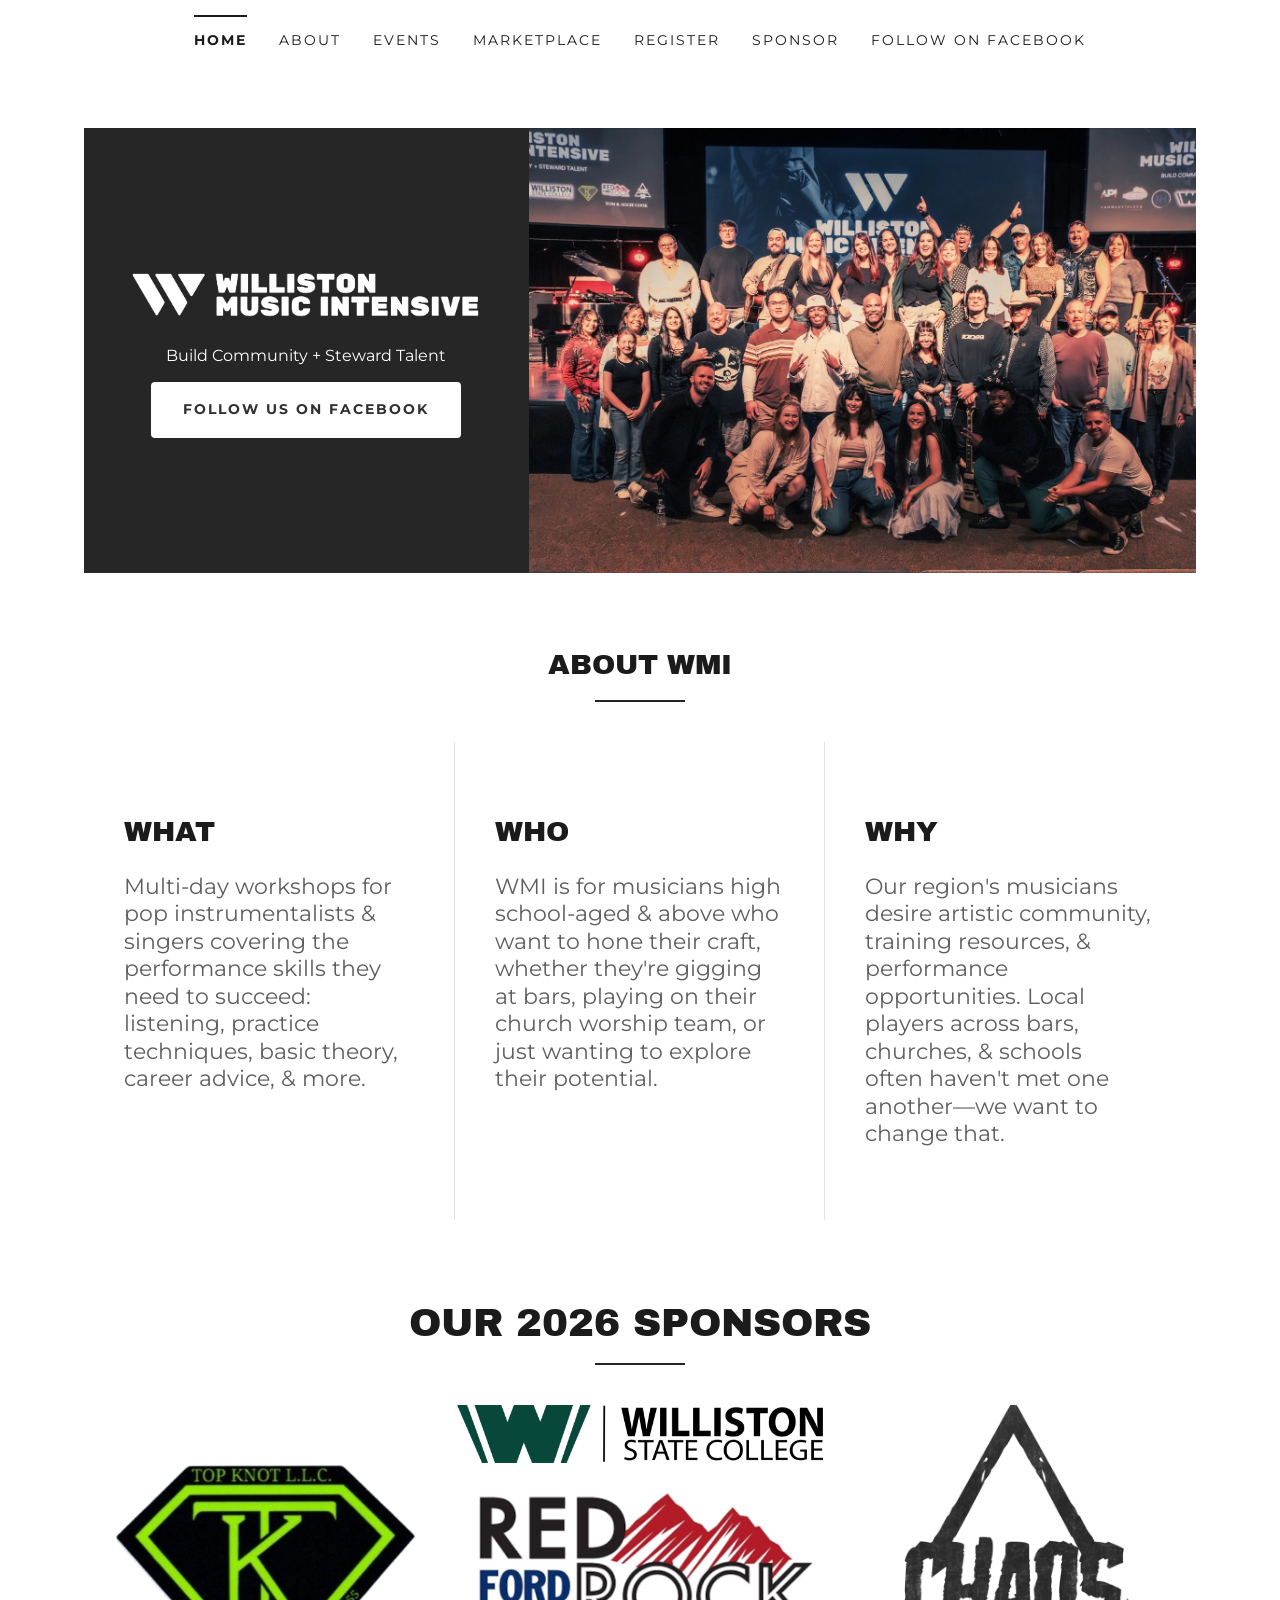
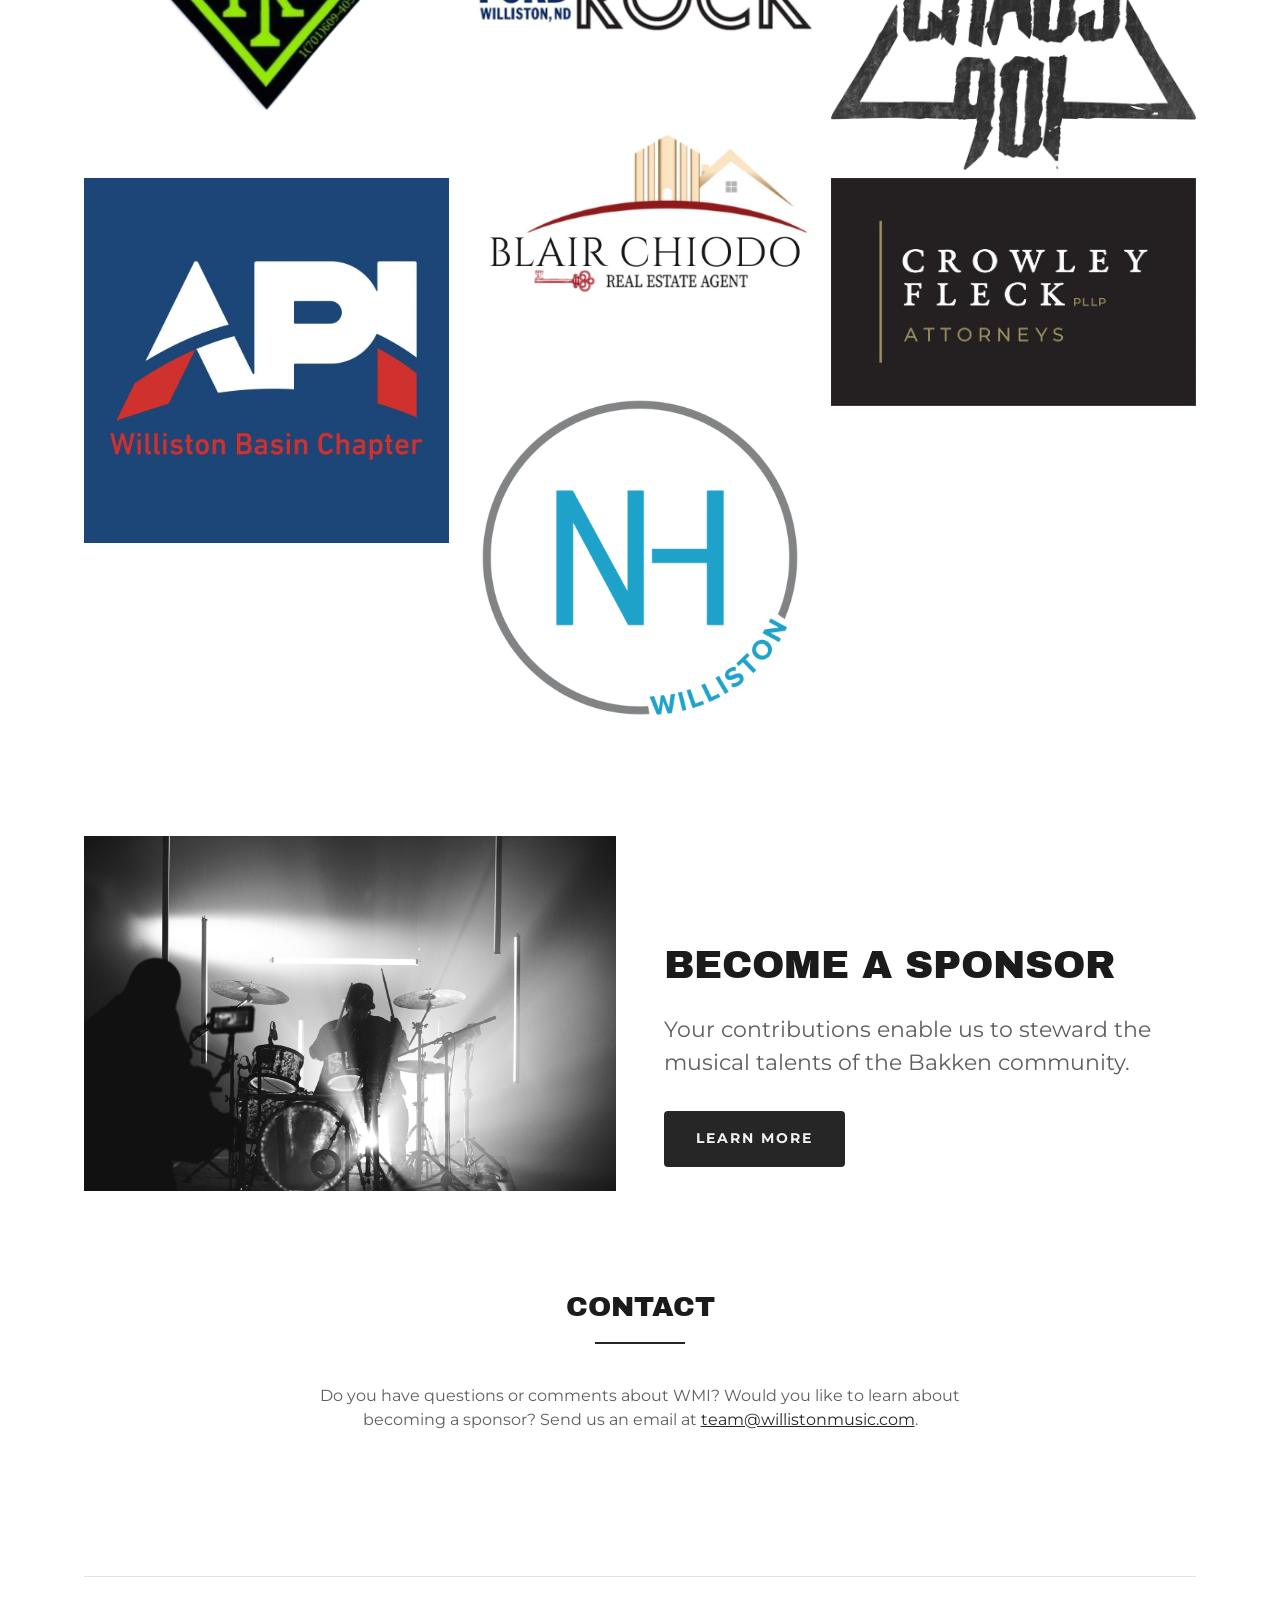
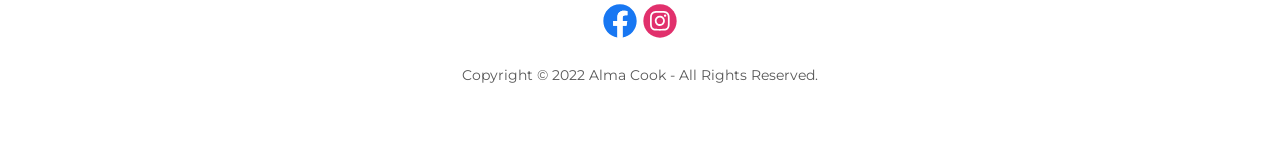
<file: index.html>
<!doctype html>
<html lang="en">
<head>
<meta charset="utf-8">
<meta name="viewport" content="width=device-width, initial-scale=1">
<title>Williston Music Intensive</title>
<meta name="description" content="Join our music workshops to enhance your skills and connect with the music community at Williston Music Intensive.">
<meta property="og:site_name" content="Williston Music Intensive">
<meta property="og:title" content="Williston Music Intensive">
<meta property="og:description" content="Join our music workshops to enhance your skills and connect with the music community at Williston Music Intensive.">
<meta property="og:image" content="https://willistonmusic.com/img/group-2026.jpg">
<link rel="icon" href="/favicon.png">
<link rel="apple-touch-icon" href="/apple-touch-icon.png">
<link rel="preconnect" href="https://fonts.googleapis.com">
<link rel="preconnect" href="https://fonts.gstatic.com" crossorigin>
<link rel="stylesheet" href="https://fonts.googleapis.com/css2?family=Archivo+Black&family=Montserrat:wght@400;700&display=swap">
<link rel="stylesheet" href="/site.css">
</head>
<body>
<header class="wrap">
  <nav class="nav">
    <a href="/" aria-current="page">Home</a>
    <a href="/about">About</a>
    <a href="/events">Events</a>
    <a href="/marketplace">Marketplace</a>
    <a href="https://pci.jotform.com/form/222504342884152" target="_blank" rel="noopener">Register</a>
    <a href="/sponsor">Sponsor</a>
    <a href="https://facebook.com/willistonmusic" target="_blank" rel="noopener">Follow on Facebook</a>
  </nav>
  <div class="bar">
    <label for="menu" aria-label="Open menu"><svg viewBox="0 0 24 24" width="40" height="40" fill="currentColor"><path fill-rule="evenodd" d="M19.248 7.5H4.752A.751.751 0 0 1 4 6.75c0-.414.337-.75.752-.75h14.496a.75.75 0 1 1 0 1.5m0 5.423H4.752a.75.75 0 0 1 0-1.5h14.496a.75.75 0 1 1 0 1.5m0 5.423H4.752a.75.75 0 1 1 0-1.5h14.496a.75.75 0 1 1 0 1.5"/></svg></label>
  </div>
  <input type="checkbox" id="menu" aria-hidden="true" tabindex="-1">
  <nav class="drawer">
    <label for="menu" aria-label="Close menu"><svg viewBox="0 0 24 24" width="40" height="40" fill="none" stroke="currentColor" stroke-width="1.5" stroke-linecap="round"><path d="M5.75 5.75l12.5 12.5m0-12.5l-12.5 12.5"/></svg></label>
    <a href="/" aria-current="page">Home</a>
    <a href="/about">About</a>
    <a href="/events">Events</a>
    <a href="/marketplace">Marketplace</a>
    <a href="https://pci.jotform.com/form/222504342884152" target="_blank" rel="noopener">Register</a>
    <a href="/sponsor">Sponsor</a>
    <a href="https://facebook.com/willistonmusic" target="_blank" rel="noopener">Follow on Facebook</a>
  </nav>
  <div class="hero">
    <div class="band">
      <a href="/"><img class="logo" src="/img/wmi-logo.png" alt="Williston Music Intensive" width="1989" height="369"></a>
      <h1 class="tagline">Build Community + Steward Talent</h1>
      <a class="btn btn-light" href="https://www.facebook.com/willistonmusic/" target="_blank" rel="noopener">Follow us on Facebook</a>
    </div>
    <div class="hero-photo"><img src="/img/group-2026.jpg" alt="The 2026 Williston Music Intensive participants gathered on stage" width="1600" height="1067"></div>
  </div>
</header>
<main>
<section>
  <div class="wrap">
    <h2 class="h">About WMI</h2>
    <div class="cards">
      <div class="card">
        <h3>What</h3>
        <p>Multi-day workshops for pop instrumentalists &amp; singers covering the performance skills they need to succeed: listening, practice techniques, basic theory, career advice, &amp; more.</p>
      </div>
      <div class="card">
        <h3>Who</h3>
        <p>WMI is for musicians high school-aged &amp; above who want to hone their craft, whether they're gigging at bars, playing on their church worship team, or just wanting to explore their potential.</p>
      </div>
      <div class="card">
        <h3>Why</h3>
        <p>Our region's musicians desire artistic community, training resources, &amp; performance opportunities. Local players across bars, churches, &amp; schools often haven't met one another—we want to change that.</p>
      </div>
    </div>
  </div>
</section>
<section>
  <div class="wrap">
    <h2 class="h h-lg">Our 2026 sponsors</h2>
    <div class="sponsors d">
      <div>
        <img src="/img/sponsor-top-knot.png" alt="Top Knot L.L.C." width="500" height="500" loading="lazy">
        <img src="/img/sponsor-api.jpg" alt="API Williston Basin Chapter" width="960" height="960" loading="lazy">
      </div>
      <div>
        <img src="/img/sponsor-williston-state-college.png" alt="Williston State College" width="1200" height="193" loading="lazy">
        <img src="/img/sponsor-red-rock-ford.png" alt="Red Rock Ford, Williston, ND" width="403" height="200" loading="lazy">
        <img src="/img/sponsor-blair-chiodo.jpg" alt="Blair Chiodo, Real Estate Agent" width="940" height="788" loading="lazy">
        <a href="https://www.newhopehere.com/" target="_blank" rel="noopener"><img src="/img/sponsor-new-hope.png" alt="New Hope Williston" width="500" height="500" loading="lazy"></a>
      </div>
      <div>
        <img src="/img/sponsor-chaos-901.jpg" alt="Chaos 901" width="800" height="800" loading="lazy">
        <img src="/img/sponsor-crowley-fleck.jpg" alt="Crowley Fleck Attorneys" width="1579" height="986" loading="lazy">
      </div>
    </div>
    <div class="sponsors p">
      <div>
        <img src="/img/sponsor-top-knot.png" alt="Top Knot L.L.C." width="500" height="500" loading="lazy">
        <img src="/img/sponsor-red-rock-ford.png" alt="Red Rock Ford, Williston, ND" width="403" height="200" loading="lazy">
        <img src="/img/sponsor-api.jpg" alt="API Williston Basin Chapter" width="960" height="960" loading="lazy">
        <a href="https://www.newhopehere.com/" target="_blank" rel="noopener"><img src="/img/sponsor-new-hope.png" alt="New Hope Williston" width="500" height="500" loading="lazy"></a>
      </div>
      <div>
        <img src="/img/sponsor-williston-state-college.png" alt="Williston State College" width="1200" height="193" loading="lazy">
        <img src="/img/sponsor-chaos-901.jpg" alt="Chaos 901" width="800" height="800" loading="lazy">
        <img src="/img/sponsor-blair-chiodo.jpg" alt="Blair Chiodo, Real Estate Agent" width="940" height="788" loading="lazy">
        <img src="/img/sponsor-crowley-fleck.jpg" alt="Crowley Fleck Attorneys" width="1579" height="986" loading="lazy">
      </div>
    </div>
  </div>
</section>
<section class="cta">
  <div class="wrap">
    <img src="/img/drummer.jpg" alt="" width="1600" height="1067" loading="lazy">
    <div>
      <h2>Become a sponsor</h2>
      <p>Your contributions enable us to steward the musical talents of the Bakken community.</p>
      <a class="btn btn-dark" href="/sponsor">Learn More</a>
    </div>
  </div>
</section>
<section class="contact">
  <div class="wrap">
    <h2 class="h">Contact</h2>
    <p class="lede">Do you have questions or comments about WMI? Would you like to learn about becoming a sponsor? Send us an email at <a href="mailto:team@willistonmusic.com">team@willistonmusic.com</a>.</p>
  </div>
</section>
</main>
<footer>
  <div class="wrap"><div>
    <a href="https://www.facebook.com/willistonmusic" target="_blank" rel="noopener" aria-label="Facebook"><svg viewBox="0 0 24 24" width="40" height="40"><path d="M22 12c0-5.523-4.477-10-10-10S2 6.477 2 12c0 4.991 3.657 9.128 8.438 9.878v-6.987h-2.54V12h2.54V9.797c0-2.506 1.492-3.89 3.777-3.89 1.093 0 2.238.195 2.238.195v2.46h-1.26c-1.243 0-1.63.771-1.63 1.563V12h2.773l-.443 2.89h-2.33v6.988C18.343 21.128 22 16.991 22 12z" fill="#1877F2"/><path d="M15.893 14.89l.443-2.89h-2.773v-1.875c0-.79.387-1.563 1.63-1.563h1.26v-2.46s-1.144-.196-2.238-.196c-2.284 0-3.777 1.385-3.777 3.89V12h-2.54v2.89h2.54v6.988a10.04 10.04 0 003.124 0v-6.987h2.33z" fill="#fff"/></svg></a>
    <a href="https://www.instagram.com/willistonmusic" target="_blank" rel="noopener" aria-label="Instagram"><svg viewBox="0 0 24 24" width="40" height="40"><path fill="#E1306C" d="M12 2c5.523 0 10 4.476 10 10 0 5.523-4.477 10-10 10-5.522 0-10-4.477-10-10C2 6.478 6.478 2 12 2z"/><path fill="#fff" fill-rule="evenodd" d="M17.762 14.335c.025-.45.038-1.262.038-2.435s-.013-1.985-.038-2.435c-.052-1.066-.37-1.89-.953-2.474-.584-.584-1.408-.901-2.474-.953C13.885 6.013 13.073 6 11.9 6s-1.985.013-2.435.038c-1.066.052-1.89.37-2.474.953-.584.584-.901 1.408-.953 2.474C6.013 9.915 6 10.727 6 11.9s.013 1.985.038 2.435c.052 1.066.37 1.89.953 2.474.584.584 1.408.901 2.474.953.45.025 1.262.038 2.435.038s1.985-.013 2.435-.038c1.066-.052 1.89-.37 2.474-.953.584-.584.901-1.408.953-2.474zM11.9 7.06l-.588-.004a41.691 41.691 0 00-.81 0c-.185.003-.432.01-.742.023a6.09 6.09 0 00-.79.077 3.08 3.08 0 00-.55.142 1.993 1.993 0 00-.676.446c-.195.195-.343.42-.446.676a3.08 3.08 0 00-.142.55 6.09 6.09 0 00-.077.79c-.012.31-.02.557-.023.742-.002.184-.002.454 0 .81l.004.588-.004.588c-.002.356-.002.626 0 .81.003.185.01.432.023.742s.039.573.077.79c.039.219.086.402.142.55a2.001 2.001 0 001.122 1.122c.148.056.332.103.55.142.217.038.48.064.79.077.31.012.557.02.742.023.184.002.454.002.81 0l.588-.004.588.004c.356.002.626.002.81 0 .185-.003.432-.01.742-.023a6.09 6.09 0 00.79-.077c.219-.039.402-.086.55-.142a2.001 2.001 0 001.122-1.122c.056-.148.103-.332.142-.55a6.09 6.09 0 00.077-.79c.012-.31.02-.557.023-.742.002-.184.002-.454 0-.81l-.004-.588.004-.588c.002-.356.002-.626 0-.81-.003-.185-.01-.432-.023-.742a6.09 6.09 0 00-.077-.79 3.083 3.083 0 00-.142-.55 1.993 1.993 0 00-.446-.676 1.992 1.992 0 00-.676-.446 3.08 3.08 0 00-.55-.142 6.09 6.09 0 00-.79-.077 28.51 28.51 0 00-.742-.023 41.691 41.691 0 00-.81 0l-.588.004zm3.65 2.19a.68.68 0 00.207-.5.68.68 0 00-.208-.5.68.68 0 00-.5-.207.68.68 0 00-.499.208.68.68 0 00-.207.5c0 .194.07.36.207.499a.68.68 0 00.5.207.68.68 0 00.5-.207zm-.623 2.65c0 .84-.295 1.554-.884 2.143a2.918 2.918 0 01-2.143.884c-.84 0-1.554-.295-2.143-.884a2.918 2.918 0 01-.884-2.143c0-.84.295-1.554.884-2.143a2.919 2.919 0 012.143-.884c.84 0 1.554.295 2.143.884.59.589.884 1.303.884 2.143zm-1.06 0a1.89 1.89 0 00-.577-1.39 1.895 1.895 0 00-1.39-.577c-.543 0-1.006.192-1.39.576a1.895 1.895 0 00-.577 1.391c0 .543.192 1.006.576 1.39.385.385.848.577 1.391.577s1.006-.192 1.39-.577a1.89 1.89 0 00.577-1.39z"/></svg></a>
    <p>Copyright © 2022 Alma Cook - All Rights Reserved.</p>
  </div></div>
</footer>
</body>
</html>
</file>
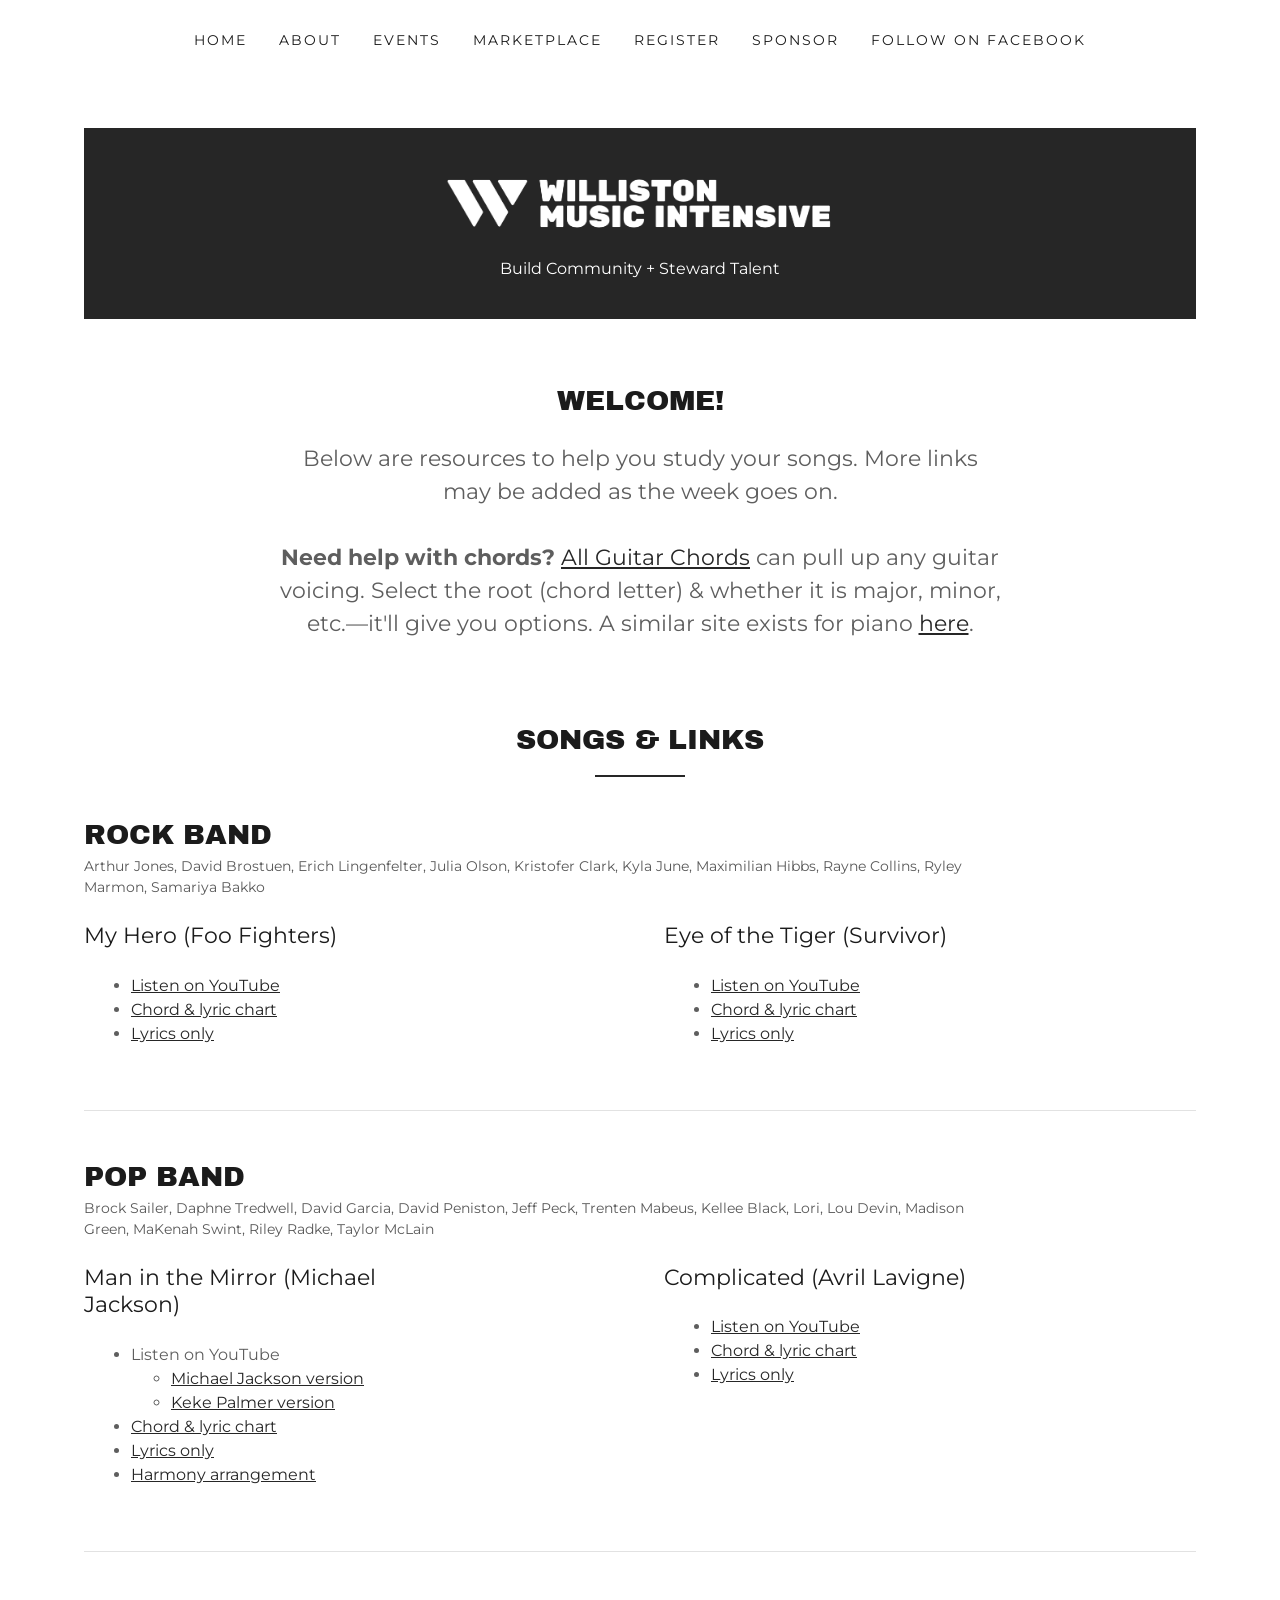
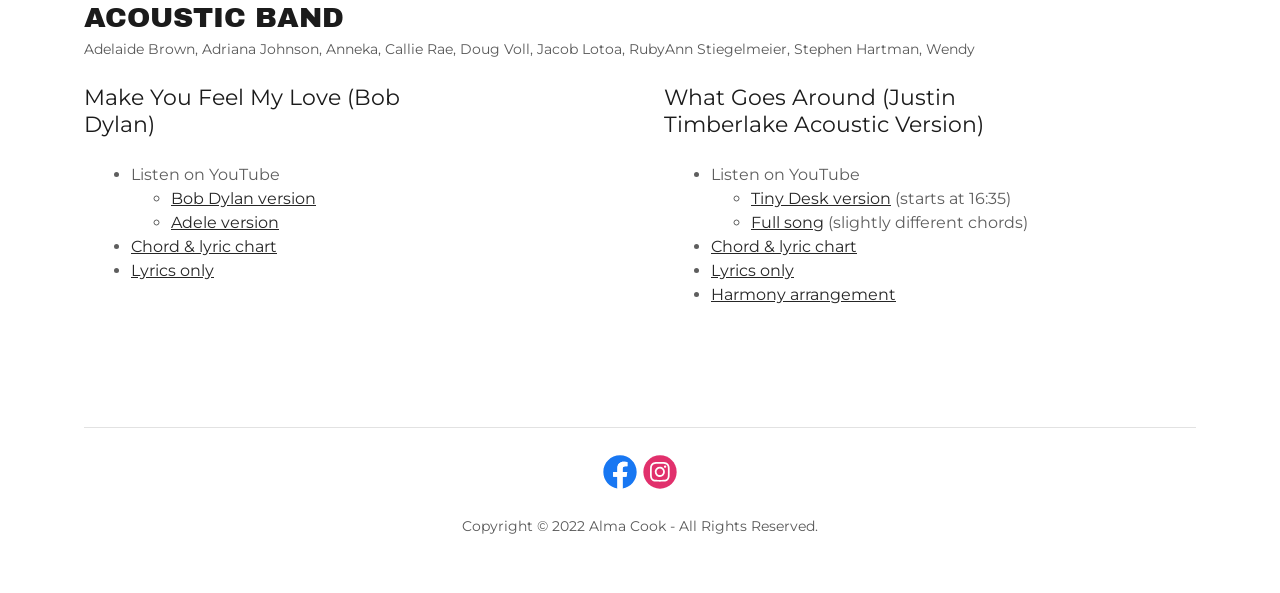
<file: 2026.html>
<!doctype html>
<html lang="en">
<head>
<meta charset="utf-8">
<meta name="viewport" content="width=device-width, initial-scale=1">
<title>2026</title>
<meta name="description" content="Explore Williston Music Intensive for immersive music education, community events, and resources like guitar chords and more!">
<meta property="og:site_name" content="Williston Music Intensive">
<meta property="og:title" content="2026">
<meta property="og:description" content="Explore Williston Music Intensive for immersive music education, community events, and resources like guitar chords and more!">
<meta property="og:image" content="https://willistonmusic.com/img/group-2026.jpg">
<link rel="icon" href="/favicon.png">
<link rel="apple-touch-icon" href="/apple-touch-icon.png">
<link rel="preconnect" href="https://fonts.googleapis.com">
<link rel="preconnect" href="https://fonts.gstatic.com" crossorigin>
<link rel="stylesheet" href="https://fonts.googleapis.com/css2?family=Archivo+Black&family=Montserrat:wght@400;700&display=swap">
<link rel="stylesheet" href="/site.css">
</head>
<body>
<header class="wrap">
  <nav class="nav">
    <a href="/">Home</a>
    <a href="/about">About</a>
    <a href="/events">Events</a>
    <a href="/marketplace">Marketplace</a>
    <a href="https://pci.jotform.com/form/222504342884152" target="_blank" rel="noopener">Register</a>
    <a href="/sponsor">Sponsor</a>
    <a href="https://facebook.com/willistonmusic" target="_blank" rel="noopener">Follow on Facebook</a>
  </nav>
  <div class="bar">
    <label for="menu" aria-label="Open menu"><svg viewBox="0 0 24 24" width="40" height="40" fill="currentColor"><path fill-rule="evenodd" d="M19.248 7.5H4.752A.751.751 0 0 1 4 6.75c0-.414.337-.75.752-.75h14.496a.75.75 0 1 1 0 1.5m0 5.423H4.752a.75.75 0 0 1 0-1.5h14.496a.75.75 0 1 1 0 1.5m0 5.423H4.752a.75.75 0 1 1 0-1.5h14.496a.75.75 0 1 1 0 1.5"/></svg></label>
  </div>
  <input type="checkbox" id="menu" aria-hidden="true" tabindex="-1">
  <nav class="drawer">
    <label for="menu" aria-label="Close menu"><svg viewBox="0 0 24 24" width="40" height="40" fill="none" stroke="currentColor" stroke-width="1.5" stroke-linecap="round"><path d="M5.75 5.75l12.5 12.5m0-12.5l-12.5 12.5"/></svg></label>
    <a href="/">Home</a>
    <a href="/about">About</a>
    <a href="/events">Events</a>
    <a href="/marketplace">Marketplace</a>
    <a href="https://pci.jotform.com/form/222504342884152" target="_blank" rel="noopener">Register</a>
    <a href="/sponsor">Sponsor</a>
    <a href="https://facebook.com/willistonmusic" target="_blank" rel="noopener">Follow on Facebook</a>
  </nav>
  <div class="band">
    <a href="/"><img class="logo" src="/img/wmi-logo.png" alt="Williston Music Intensive" width="1989" height="369"></a>
    <h1 class="tagline">Build Community + Steward Talent</h1>
  </div>
</header>
<main>
<section class="welcome">
  <div class="wrap">
    <h4>Welcome!</h4>
    <p>Below are resources to help you study your songs. More links may be added as the week goes on.</p>
    <p><strong>Need help with chords?</strong> <a href="https://www.all-guitar-chords.com/" target="_blank" rel="noopener">All Guitar Chords</a> can pull up any guitar voicing. Select the root (chord letter) &amp; whether it is major, minor, etc.—it'll give you options. A similar site exists for piano <a href="https://chord.rocks/piano/chords/d-5th" target="_blank" rel="noopener">here</a>.</p>
  </div>
</section>
<section>
  <div class="wrap">
    <h2 class="h">Songs &amp; links</h2>
    <div class="band-set">
      <h3>Rock band</h3>
      <p class="names">Arthur Jones, David Brostuen, Erich Lingenfelter, Julia Olson, Kristofer Clark, Kyla June, Maximilian Hibbs, Rayne Collins, Ryley Marmon, Samariya Bakko</p>
      <div class="songs">
      <div>
        <h4>My Hero (Foo Fighters)</h4>
        <ul>
          <li><a href="https://youtu.be/EqWRaAF6_WY?si=O2V8_fzicNVY_5Vm" target="_blank" rel="noopener">Listen on YouTube</a></li>
          <li><a href="https://drive.google.com/file/d/1oepHAWkZaC7YC7cCovO9uBjDsFE-3_J5/view?usp=sharing" target="_blank" rel="noopener">Chord &amp; lyric chart</a></li>
          <li><a href="https://drive.google.com/file/d/160K68xWRT-naaV8jxYZq1IHznZOVHSI-/view?usp=sharing" target="_blank" rel="noopener">Lyrics only</a></li>
        </ul>
      </div>
      <div>
        <h4>Eye of the Tiger (Survivor)</h4>
        <ul>
          <li><a href="https://youtu.be/btPJPFnesV4?si=Gtj8DAs_5sxSnqqz" target="_blank" rel="noopener">Listen on YouTube</a></li>
          <li><a href="https://drive.google.com/file/d/1tjjuFjkV4EVyJwmIPYoMLrv2oTqgS_ds/view?usp=sharing" target="_blank" rel="noopener">Chord &amp; lyric chart</a></li>
          <li><a href="https://drive.google.com/file/d/1zoP_HyPtFx4BqCrjvHJvrCa0yuUeKN7n/view?usp=sharing" target="_blank" rel="noopener">Lyrics only</a></li>
        </ul>
      </div>
      </div>
    </div>
    <div class="band-set">
      <h3>Pop band</h3>
      <p class="names">Brock Sailer, Daphne Tredwell, David Garcia, David Peniston, Jeff Peck, Trenten Mabeus, Kellee Black, Lori, Lou Devin, Madison Green, MaKenah Swint, Riley Radke, Taylor McLain</p>
      <div class="songs">
      <div>
        <h4>Man in the Mirror (Michael Jackson)</h4>
        <ul>
          <li>Listen on YouTube
            <ul>
              <li><a href="https://youtu.be/Z9NYDgbKsBE?si=sIO7AJEbuqE9i0Kv" target="_blank" rel="noopener">Michael Jackson version</a></li>
              <li><a href="https://youtu.be/cS6XboaGQuA?si=cf5D-X0R8zR6vmO7" target="_blank" rel="noopener">Keke Palmer version</a></li>
            </ul>
          </li>
          <li><a href="https://drive.google.com/file/d/1nUTIvwPtjfFOtNPGqIjWK2bDGINFmAXE/view?usp=sharing" target="_blank" rel="noopener">Chord &amp; lyric chart</a></li>
          <li><a href="https://drive.google.com/file/d/1WVeVNQtM47Z1hrQF7TOe65PzU0i5zi78/view?usp=sharing" target="_blank" rel="noopener">Lyrics only</a></li>
          <li><a href="https://drive.google.com/file/d/11fI0Vy7EhUPp01WcwPsgSa4nvVInZFYu/view?usp=sharing" target="_blank" rel="noopener">Harmony arrangement</a></li>
        </ul>
      </div>
      <div>
        <h4>Complicated (Avril Lavigne)</h4>
        <ul>
          <li><a href="https://youtu.be/5NPBIwQyPWE?si=VL99RqDoxhwIltmV" target="_blank" rel="noopener">Listen on YouTube</a></li>
          <li><a href="https://drive.google.com/file/d/1wHOy8QD3mKtqx3U5AkJRRFVZ-1zV_WLD/view?usp=sharing" target="_blank" rel="noopener">Chord &amp; lyric chart</a></li>
          <li><a href="https://drive.google.com/file/d/1XHG7Wf0y0gpHNZls6RZo5fw2MfzrUvGz/view?usp=sharing" target="_blank" rel="noopener">Lyrics only</a></li>
        </ul>
      </div>
      </div>
    </div>
    <div class="band-set">
      <h3>Acoustic band</h3>
      <p class="names">Adelaide Brown, Adriana Johnson, Anneka, Callie Rae, Doug Voll, Jacob Lotoa, RubyAnn Stiegelmeier, Stephen Hartman, Wendy</p>
      <div class="songs">
      <div>
        <h4>Make You Feel My Love (Bob Dylan)</h4>
        <ul>
          <li>Listen on YouTube
            <ul>
              <li><a href="https://youtu.be/fdWto-AUM3Q?si=v7Yns3SxLyHRC31Q" target="_blank" rel="noopener">Bob Dylan version</a></li>
              <li><a href="https://youtu.be/0put0_a--Ng?si=VMHHOnI-3ezIOja3" target="_blank" rel="noopener">Adele version</a></li>
            </ul>
          </li>
          <li><a href="https://drive.google.com/file/d/1jHqSPe43jDyqYXfsBZ0i_tcX17pQOq6c/view?usp=sharing" target="_blank" rel="noopener">Chord &amp; lyric chart</a></li>
          <li><a href="https://drive.google.com/file/d/1ydq1g_ZCnoEVxgp2tTROryXhIiatiXpf/view?usp=sharing" target="_blank" rel="noopener">Lyrics only</a></li>
        </ul>
      </div>
      <div>
        <h4>What Goes Around (Justin Timberlake Acoustic Version)</h4>
        <ul>
          <li>Listen on YouTube
            <ul>
              <li><a href="https://youtu.be/cMIJsoaxRjk?si=a1QRZ7ywNIoAFvBV&amp;t=999" target="_blank" rel="noopener">Tiny Desk version</a> (starts at 16:35)</li>
              <li><a href="https://youtu.be/Ta7VdSUbM5M?si=NdWZ94goMqssl8I_" target="_blank" rel="noopener">Full song</a> (slightly different chords)</li>
            </ul>
          </li>
          <li><a href="https://drive.google.com/file/d/1WKT_yIgPlrT5ASAB_a2V_1az1Ot9-gSC/view?usp=sharing" target="_blank" rel="noopener">Chord &amp; lyric chart</a></li>
          <li><a href="https://drive.google.com/file/d/1u6NOEZRonjUTY73KSVSs8yuzt-g_JjvN/view?usp=sharing" target="_blank" rel="noopener">Lyrics only</a></li>
          <li><a href="https://drive.google.com/file/d/1wbyS80gfcq0X26lOgZvm8zDPXhDdyD9x/view?usp=sharing" target="_blank" rel="noopener">Harmony arrangement</a></li>
        </ul>
      </div>
      </div>
    </div>
  </div>
</section>
</main>
<footer>
  <div class="wrap"><div>
    <a href="https://www.facebook.com/willistonmusic" target="_blank" rel="noopener" aria-label="Facebook"><svg viewBox="0 0 24 24" width="40" height="40"><path d="M22 12c0-5.523-4.477-10-10-10S2 6.477 2 12c0 4.991 3.657 9.128 8.438 9.878v-6.987h-2.54V12h2.54V9.797c0-2.506 1.492-3.89 3.777-3.89 1.093 0 2.238.195 2.238.195v2.46h-1.26c-1.243 0-1.63.771-1.63 1.563V12h2.773l-.443 2.89h-2.33v6.988C18.343 21.128 22 16.991 22 12z" fill="#1877F2"/><path d="M15.893 14.89l.443-2.89h-2.773v-1.875c0-.79.387-1.563 1.63-1.563h1.26v-2.46s-1.144-.196-2.238-.196c-2.284 0-3.777 1.385-3.777 3.89V12h-2.54v2.89h2.54v6.988a10.04 10.04 0 003.124 0v-6.987h2.33z" fill="#fff"/></svg></a>
    <a href="https://www.instagram.com/willistonmusic" target="_blank" rel="noopener" aria-label="Instagram"><svg viewBox="0 0 24 24" width="40" height="40"><path fill="#E1306C" d="M12 2c5.523 0 10 4.476 10 10 0 5.523-4.477 10-10 10-5.522 0-10-4.477-10-10C2 6.478 6.478 2 12 2z"/><path fill="#fff" fill-rule="evenodd" d="M17.762 14.335c.025-.45.038-1.262.038-2.435s-.013-1.985-.038-2.435c-.052-1.066-.37-1.89-.953-2.474-.584-.584-1.408-.901-2.474-.953C13.885 6.013 13.073 6 11.9 6s-1.985.013-2.435.038c-1.066.052-1.89.37-2.474.953-.584.584-.901 1.408-.953 2.474C6.013 9.915 6 10.727 6 11.9s.013 1.985.038 2.435c.052 1.066.37 1.89.953 2.474.584.584 1.408.901 2.474.953.45.025 1.262.038 2.435.038s1.985-.013 2.435-.038c1.066-.052 1.89-.37 2.474-.953.584-.584.901-1.408.953-2.474zM11.9 7.06l-.588-.004a41.691 41.691 0 00-.81 0c-.185.003-.432.01-.742.023a6.09 6.09 0 00-.79.077 3.08 3.08 0 00-.55.142 1.993 1.993 0 00-.676.446c-.195.195-.343.42-.446.676a3.08 3.08 0 00-.142.55 6.09 6.09 0 00-.077.79c-.012.31-.02.557-.023.742-.002.184-.002.454 0 .81l.004.588-.004.588c-.002.356-.002.626 0 .81.003.185.01.432.023.742s.039.573.077.79c.039.219.086.402.142.55a2.001 2.001 0 001.122 1.122c.148.056.332.103.55.142.217.038.48.064.79.077.31.012.557.02.742.023.184.002.454.002.81 0l.588-.004.588.004c.356.002.626.002.81 0 .185-.003.432-.01.742-.023a6.09 6.09 0 00.79-.077c.219-.039.402-.086.55-.142a2.001 2.001 0 001.122-1.122c.056-.148.103-.332.142-.55a6.09 6.09 0 00.077-.79c.012-.31.02-.557.023-.742.002-.184.002-.454 0-.81l-.004-.588.004-.588c.002-.356.002-.626 0-.81-.003-.185-.01-.432-.023-.742a6.09 6.09 0 00-.077-.79 3.083 3.083 0 00-.142-.55 1.993 1.993 0 00-.446-.676 1.992 1.992 0 00-.676-.446 3.08 3.08 0 00-.55-.142 6.09 6.09 0 00-.79-.077 28.51 28.51 0 00-.742-.023 41.691 41.691 0 00-.81 0l-.588.004zm3.65 2.19a.68.68 0 00.207-.5.68.68 0 00-.208-.5.68.68 0 00-.5-.207.68.68 0 00-.499.208.68.68 0 00-.207.5c0 .194.07.36.207.499a.68.68 0 00.5.207.68.68 0 00.5-.207zm-.623 2.65c0 .84-.295 1.554-.884 2.143a2.918 2.918 0 01-2.143.884c-.84 0-1.554-.295-2.143-.884a2.918 2.918 0 01-.884-2.143c0-.84.295-1.554.884-2.143a2.919 2.919 0 012.143-.884c.84 0 1.554.295 2.143.884.59.589.884 1.303.884 2.143zm-1.06 0a1.89 1.89 0 00-.577-1.39 1.895 1.895 0 00-1.39-.577c-.543 0-1.006.192-1.39.576a1.895 1.895 0 00-.577 1.391c0 .543.192 1.006.576 1.39.385.385.848.577 1.391.577s1.006-.192 1.39-.577a1.89 1.89 0 00.577-1.39z"/></svg></a>
    <p>Copyright © 2022 Alma Cook - All Rights Reserved.</p>
  </div></div>
</footer>
</body>
</html>
</file>
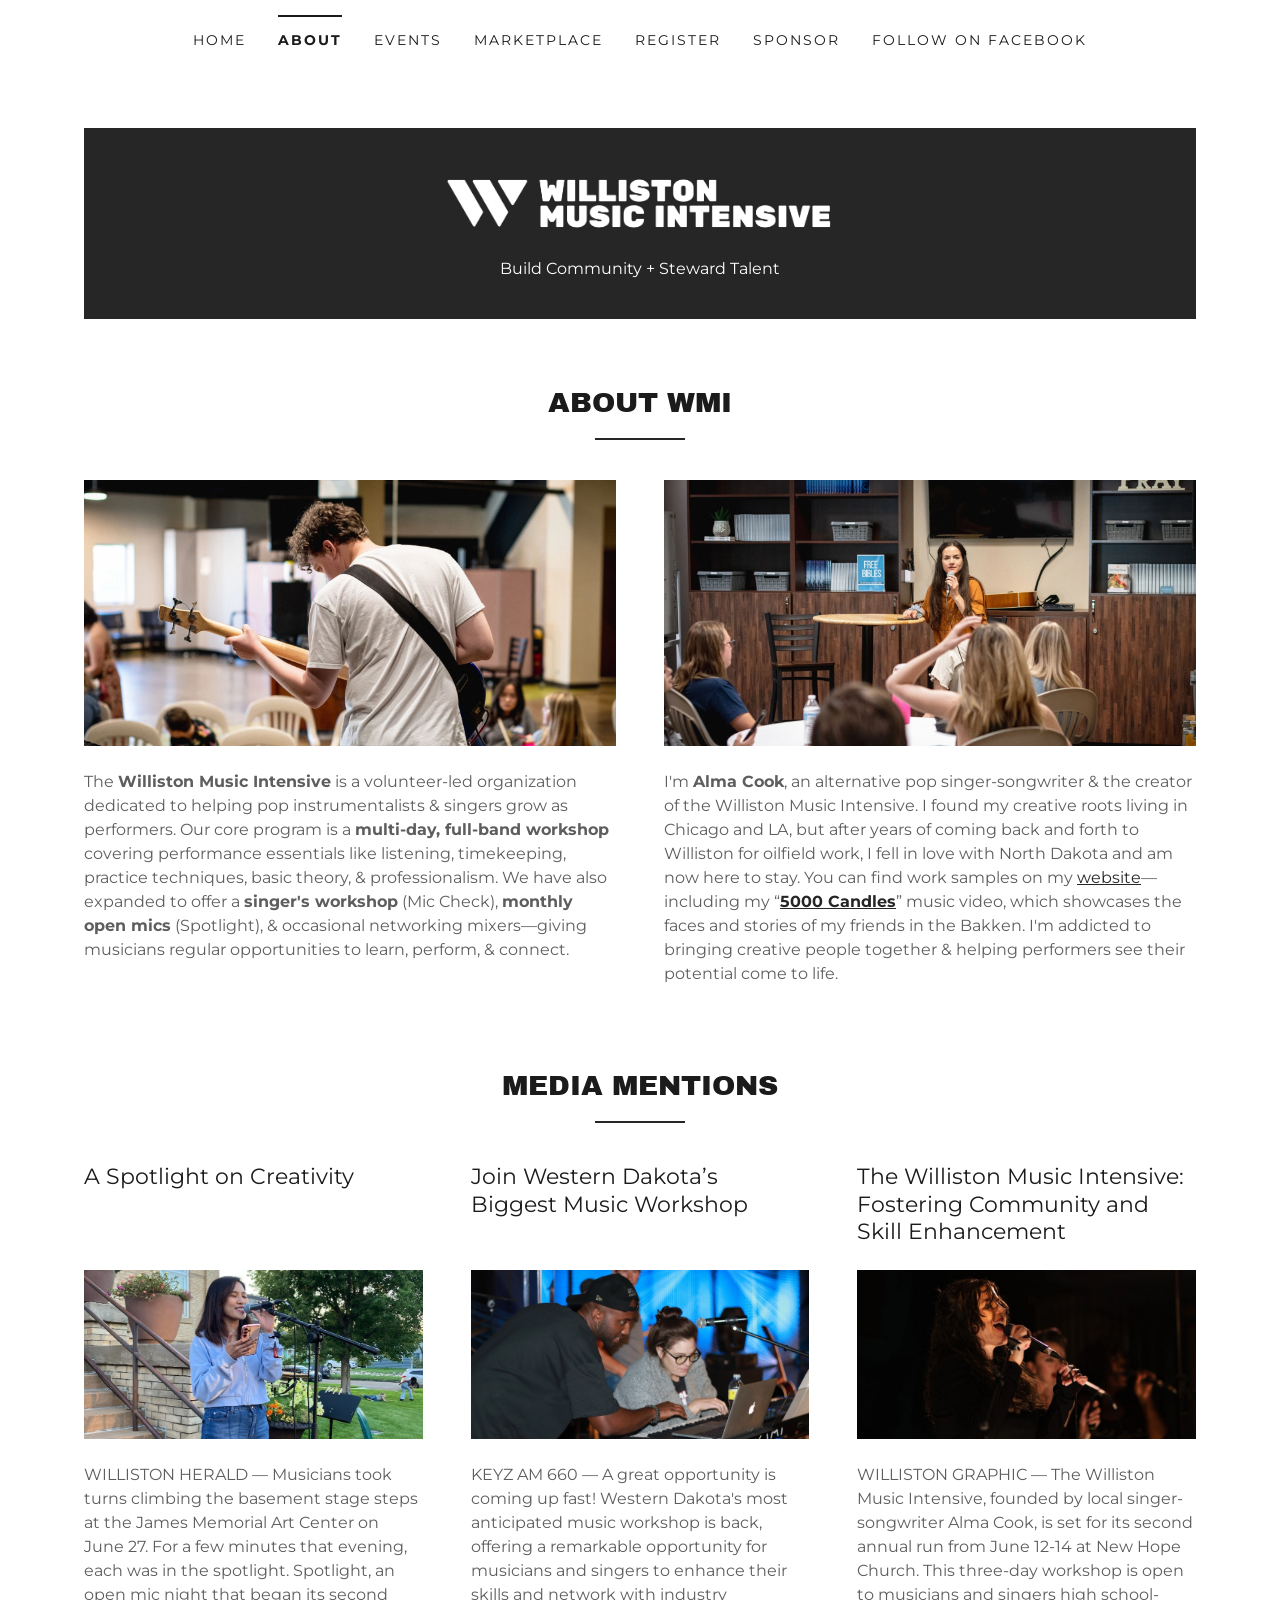
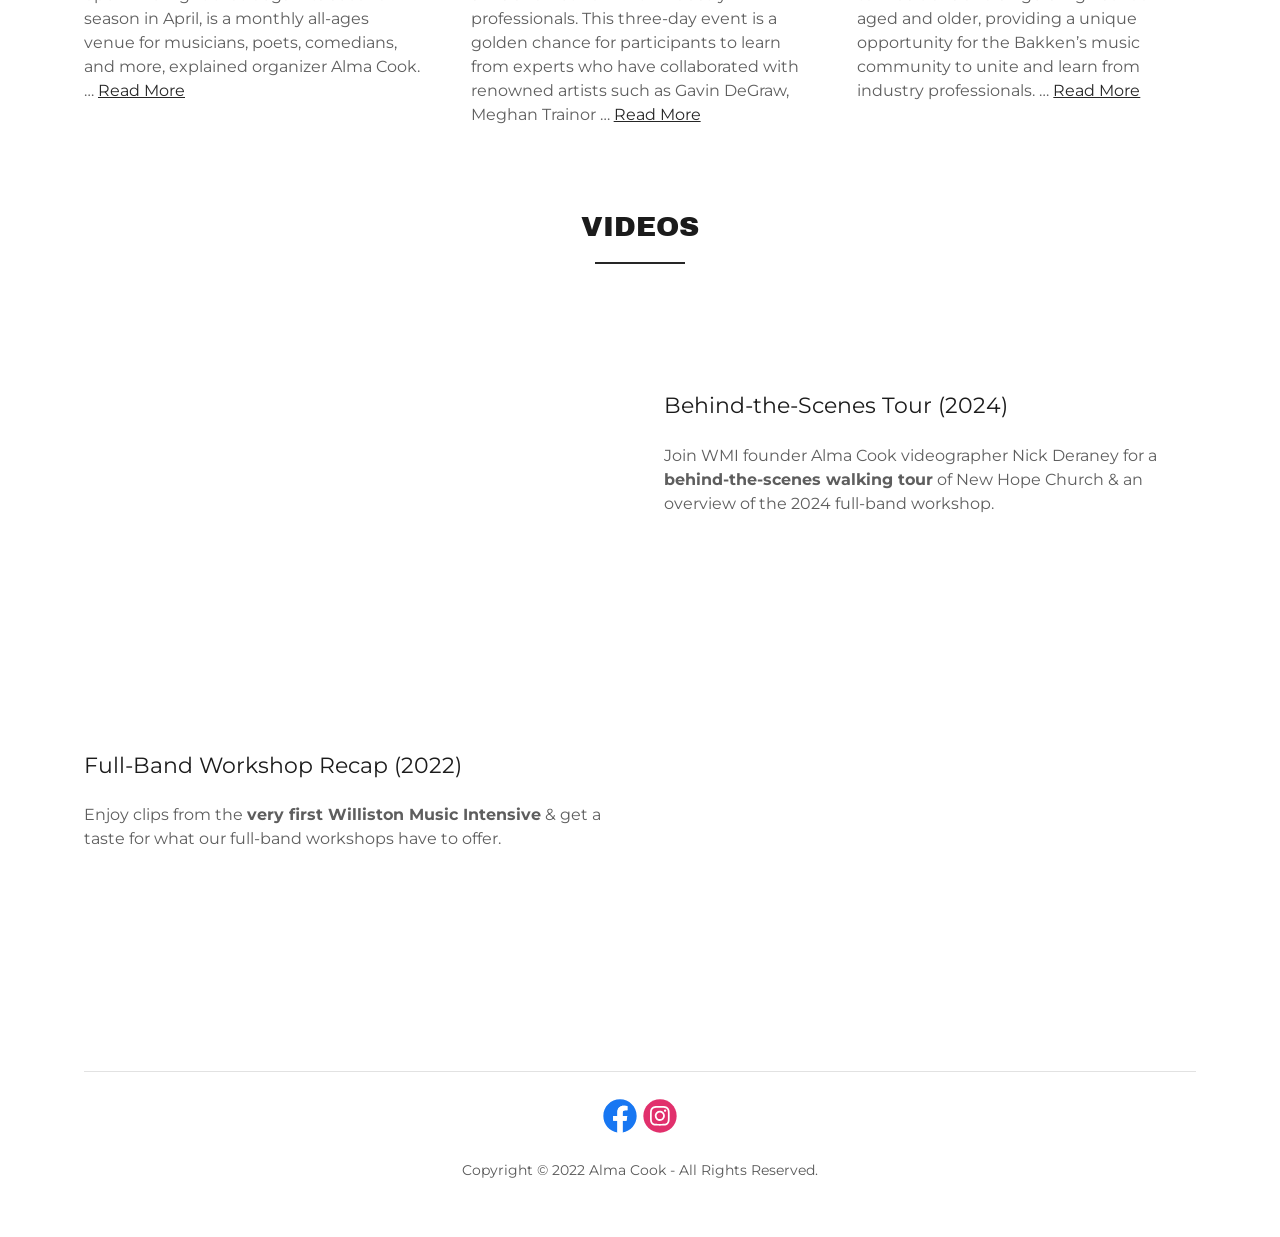
<file: about.html>
<!doctype html>
<html lang="en">
<head>
<meta charset="utf-8">
<meta name="viewport" content="width=device-width, initial-scale=1">
<title>About Williston Music Intensive: Workshops &amp; Events</title>
<meta name="description" content="Discover the Williston Music Intensive, where musicians grow through workshops, open mic events, and performer development.">
<meta property="og:site_name" content="Williston Music Intensive">
<meta property="og:title" content="About Williston Music Intensive: Workshops &amp; Events">
<meta property="og:description" content="Discover the Williston Music Intensive, where musicians grow through workshops, open mic events, and performer development.">
<meta property="og:image" content="https://willistonmusic.com/img/group-2026.jpg">
<link rel="icon" href="/favicon.png">
<link rel="apple-touch-icon" href="/apple-touch-icon.png">
<link rel="preconnect" href="https://fonts.googleapis.com">
<link rel="preconnect" href="https://fonts.gstatic.com" crossorigin>
<link rel="stylesheet" href="https://fonts.googleapis.com/css2?family=Archivo+Black&family=Montserrat:wght@400;700&display=swap">
<link rel="stylesheet" href="/site.css">
</head>
<body>
<header class="wrap">
  <nav class="nav">
    <a href="/">Home</a>
    <a href="/about" aria-current="page">About</a>
    <a href="/events">Events</a>
    <a href="/marketplace">Marketplace</a>
    <a href="https://pci.jotform.com/form/222504342884152" target="_blank" rel="noopener">Register</a>
    <a href="/sponsor">Sponsor</a>
    <a href="https://facebook.com/willistonmusic" target="_blank" rel="noopener">Follow on Facebook</a>
  </nav>
  <div class="bar">
    <label for="menu" aria-label="Open menu"><svg viewBox="0 0 24 24" width="40" height="40" fill="currentColor"><path fill-rule="evenodd" d="M19.248 7.5H4.752A.751.751 0 0 1 4 6.75c0-.414.337-.75.752-.75h14.496a.75.75 0 1 1 0 1.5m0 5.423H4.752a.75.75 0 0 1 0-1.5h14.496a.75.75 0 1 1 0 1.5m0 5.423H4.752a.75.75 0 1 1 0-1.5h14.496a.75.75 0 1 1 0 1.5"/></svg></label>
  </div>
  <input type="checkbox" id="menu" aria-hidden="true" tabindex="-1">
  <nav class="drawer">
    <label for="menu" aria-label="Close menu"><svg viewBox="0 0 24 24" width="40" height="40" fill="none" stroke="currentColor" stroke-width="1.5" stroke-linecap="round"><path d="M5.75 5.75l12.5 12.5m0-12.5l-12.5 12.5"/></svg></label>
    <a href="/">Home</a>
    <a href="/about" aria-current="page">About</a>
    <a href="/events">Events</a>
    <a href="/marketplace">Marketplace</a>
    <a href="https://pci.jotform.com/form/222504342884152" target="_blank" rel="noopener">Register</a>
    <a href="/sponsor">Sponsor</a>
    <a href="https://facebook.com/willistonmusic" target="_blank" rel="noopener">Follow on Facebook</a>
  </nav>
  <div class="band">
    <a href="/"><img class="logo" src="/img/wmi-logo.png" alt="Williston Music Intensive" width="1989" height="369"></a>
    <h1 class="tagline">Build Community + Steward Talent</h1>
  </div>
</header>
<main>
<section>
  <div class="wrap">
    <h2 class="h">About WMI</h2>
    <div class="two">
      <div>
        <img src="/img/about-bass.jpg" alt="Young man playing bass guitar in a casual indoor setting." width="1600" height="1067" style="object-position: 50% 26%">
        <p>The <strong>Williston Music Intensive</strong> is a volunteer-led organization dedicated to helping pop instrumentalists &amp; singers grow as performers. Our core program is a <strong>multi-day, full-band workshop</strong> covering performance essentials like listening, timekeeping, practice techniques, basic theory, &amp; professionalism. We have also expanded to offer a <strong>singer's workshop</strong> (Mic Check), <strong>monthly open mics</strong> (Spotlight), &amp; occasional networking mixers—giving musicians regular opportunities to learn, perform, &amp; connect.</p>
      </div>
      <div>
        <img src="/img/about-alma.jpg" alt="A woman speaks into a microphone in a small conference room." width="1600" height="1067" style="object-position: 50% 24%">
        <p>I'm <strong>Alma Cook</strong>, an alternative pop singer-songwriter &amp; the creator of the Williston Music Intensive. I found my creative roots living in Chicago and LA, but after years of coming back and forth to Williston for oilfield work, I fell in love with North Dakota and am now here to stay. You can find work samples on my <a href="https://hearalma.com/" target="_blank" rel="noopener">website</a>—including my “<a href="https://www.youtube.com/watch?v=fijEKS49DU0" target="_blank" rel="noopener"><strong>5000 Candles</strong></a>” music video, which showcases the faces and stories of my friends in the Bakken. I'm addicted to bringing creative people together &amp; helping performers see their potential come to life.</p>
      </div>
    </div>
  </div>
</section>
<section>
  <div class="wrap">
    <h2 class="h">Media Mentions</h2>
    <div class="three">
      <h4>A Spotlight on Creativity</h4>
      <a href="https://www.willistonherald.com/news/a-spotlight-on-creativity/article_9cdea885-a844-41bc-b086-ea3ea9c1ca77.html" target="_blank" rel="noopener"><img src="/img/media-herald.jpg" alt="" width="900" height="1200" loading="lazy" style="object-position: 50% 46%"></a>
      <p>WILLISTON HERALD — Musicians took turns climbing the basement stage steps at the James Memorial Art Center on June 27. For a few minutes that evening, each was in the spotlight. Spotlight, an open mic night that began its second season in April, is a monthly all-ages venue for musicians, poets, comedians, and more, explained organizer Alma Cook. … <a href="https://www.willistonherald.com/news/a-spotlight-on-creativity/article_9cdea885-a844-41bc-b086-ea3ea9c1ca77.html" target="_blank" rel="noopener">Read More</a></p>
      <h4>Join Western Dakota’s Biggest Music Workshop</h4>
      <a href="https://keyzradio.com/join-western-north-dakotas-biggest-music-workshop-a-unique-opportunity-for-aspiring-musicians/" target="_blank" rel="noopener"><img src="/img/media-keyz.jpg" alt="" width="900" height="600" loading="lazy" style="object-position: 50% 11.5%"></a>
      <p>KEYZ AM 660 — A great opportunity is coming up fast! Western Dakota's most anticipated music workshop is back, offering a remarkable opportunity for musicians and singers to enhance their skills and network with industry professionals. This three-day event is a golden chance for participants to learn from experts who have collaborated with renowned artists such as Gavin DeGraw, Meghan Trainor … <a href="https://keyzradio.com/join-western-north-dakotas-biggest-music-workshop-a-unique-opportunity-for-aspiring-musicians/" target="_blank" rel="noopener">Read More</a></p>
      <h4>The Williston Music Intensive: Fostering Community and Skill Enhancement</h4>
      <a href="https://www.willistongraphic.com/news/the-williston-music-intensive-fostering-community-and-skill-enhancement" target="_blank" rel="noopener"><img src="/img/media-graphic.jpg" alt="" width="900" height="1351" loading="lazy" style="object-position: 50% 59%"></a>
      <p>WILLISTON GRAPHIC — The Williston Music Intensive, founded by local singer-songwriter Alma Cook, is set for its second annual run from June 12-14 at New Hope Church. This three-day workshop is open to musicians and singers high school-aged and older, providing a unique opportunity for the Bakken’s music community to unite and learn from industry professionals. … <a href="https://www.willistongraphic.com/news/the-williston-music-intensive-fostering-community-and-skill-enhancement" target="_blank" rel="noopener">Read More</a></p>
    </div>
  </div>
</section>
<section>
  <div class="wrap">
    <h2 class="h">Videos</h2>
    <div class="video">
      <iframe src="https://www.youtube.com/embed/efxwj8Ih88k?rel=0" title="Behind-the-Scenes Tour (2024)" loading="lazy" allow="accelerometer; encrypted-media; gyroscope; picture-in-picture; fullscreen"></iframe>
      <div>
        <h4>Behind-the-Scenes Tour (2024)</h4>
        <p>Join WMI founder Alma Cook videographer Nick Deraney for a <strong>behind-the-scenes walking tour</strong> of New Hope Church &amp; an overview of the 2024 full-band workshop.</p>
      </div>
    </div>
    <div class="video flip">
      <iframe src="https://player.vimeo.com/video/934282693?badge=0&amp;byline=0&amp;h=a4b9a0112a&amp;portrait=0&amp;title=0" title="Full-Band Workshop Recap (2022)" loading="lazy" allow="fullscreen; picture-in-picture"></iframe>
      <div>
        <h4>Full-Band Workshop Recap (2022)</h4>
        <p>Enjoy clips from the <strong>very first Williston Music Intensive</strong> &amp; get a taste for what our full-band workshops have to offer.</p>
      </div>
    </div>
  </div>
</section>
</main>
<footer>
  <div class="wrap"><div>
    <a href="https://www.facebook.com/willistonmusic" target="_blank" rel="noopener" aria-label="Facebook"><svg viewBox="0 0 24 24" width="40" height="40"><path d="M22 12c0-5.523-4.477-10-10-10S2 6.477 2 12c0 4.991 3.657 9.128 8.438 9.878v-6.987h-2.54V12h2.54V9.797c0-2.506 1.492-3.89 3.777-3.89 1.093 0 2.238.195 2.238.195v2.46h-1.26c-1.243 0-1.63.771-1.63 1.563V12h2.773l-.443 2.89h-2.33v6.988C18.343 21.128 22 16.991 22 12z" fill="#1877F2"/><path d="M15.893 14.89l.443-2.89h-2.773v-1.875c0-.79.387-1.563 1.63-1.563h1.26v-2.46s-1.144-.196-2.238-.196c-2.284 0-3.777 1.385-3.777 3.89V12h-2.54v2.89h2.54v6.988a10.04 10.04 0 003.124 0v-6.987h2.33z" fill="#fff"/></svg></a>
    <a href="https://www.instagram.com/willistonmusic" target="_blank" rel="noopener" aria-label="Instagram"><svg viewBox="0 0 24 24" width="40" height="40"><path fill="#E1306C" d="M12 2c5.523 0 10 4.476 10 10 0 5.523-4.477 10-10 10-5.522 0-10-4.477-10-10C2 6.478 6.478 2 12 2z"/><path fill="#fff" fill-rule="evenodd" d="M17.762 14.335c.025-.45.038-1.262.038-2.435s-.013-1.985-.038-2.435c-.052-1.066-.37-1.89-.953-2.474-.584-.584-1.408-.901-2.474-.953C13.885 6.013 13.073 6 11.9 6s-1.985.013-2.435.038c-1.066.052-1.89.37-2.474.953-.584.584-.901 1.408-.953 2.474C6.013 9.915 6 10.727 6 11.9s.013 1.985.038 2.435c.052 1.066.37 1.89.953 2.474.584.584 1.408.901 2.474.953.45.025 1.262.038 2.435.038s1.985-.013 2.435-.038c1.066-.052 1.89-.37 2.474-.953.584-.584.901-1.408.953-2.474zM11.9 7.06l-.588-.004a41.691 41.691 0 00-.81 0c-.185.003-.432.01-.742.023a6.09 6.09 0 00-.79.077 3.08 3.08 0 00-.55.142 1.993 1.993 0 00-.676.446c-.195.195-.343.42-.446.676a3.08 3.08 0 00-.142.55 6.09 6.09 0 00-.077.79c-.012.31-.02.557-.023.742-.002.184-.002.454 0 .81l.004.588-.004.588c-.002.356-.002.626 0 .81.003.185.01.432.023.742s.039.573.077.79c.039.219.086.402.142.55a2.001 2.001 0 001.122 1.122c.148.056.332.103.55.142.217.038.48.064.79.077.31.012.557.02.742.023.184.002.454.002.81 0l.588-.004.588.004c.356.002.626.002.81 0 .185-.003.432-.01.742-.023a6.09 6.09 0 00.79-.077c.219-.039.402-.086.55-.142a2.001 2.001 0 001.122-1.122c.056-.148.103-.332.142-.55a6.09 6.09 0 00.077-.79c.012-.31.02-.557.023-.742.002-.184.002-.454 0-.81l-.004-.588.004-.588c.002-.356.002-.626 0-.81-.003-.185-.01-.432-.023-.742a6.09 6.09 0 00-.077-.79 3.083 3.083 0 00-.142-.55 1.993 1.993 0 00-.446-.676 1.992 1.992 0 00-.676-.446 3.08 3.08 0 00-.55-.142 6.09 6.09 0 00-.79-.077 28.51 28.51 0 00-.742-.023 41.691 41.691 0 00-.81 0l-.588.004zm3.65 2.19a.68.68 0 00.207-.5.68.68 0 00-.208-.5.68.68 0 00-.5-.207.68.68 0 00-.499.208.68.68 0 00-.207.5c0 .194.07.36.207.499a.68.68 0 00.5.207.68.68 0 00.5-.207zm-.623 2.65c0 .84-.295 1.554-.884 2.143a2.918 2.918 0 01-2.143.884c-.84 0-1.554-.295-2.143-.884a2.918 2.918 0 01-.884-2.143c0-.84.295-1.554.884-2.143a2.919 2.919 0 012.143-.884c.84 0 1.554.295 2.143.884.59.589.884 1.303.884 2.143zm-1.06 0a1.89 1.89 0 00-.577-1.39 1.895 1.895 0 00-1.39-.577c-.543 0-1.006.192-1.39.576a1.895 1.895 0 00-.577 1.391c0 .543.192 1.006.576 1.39.385.385.848.577 1.391.577s1.006-.192 1.39-.577a1.89 1.89 0 00.577-1.39z"/></svg></a>
    <p>Copyright © 2022 Alma Cook - All Rights Reserved.</p>
  </div></div>
</footer>
</body>
</html>
</file>
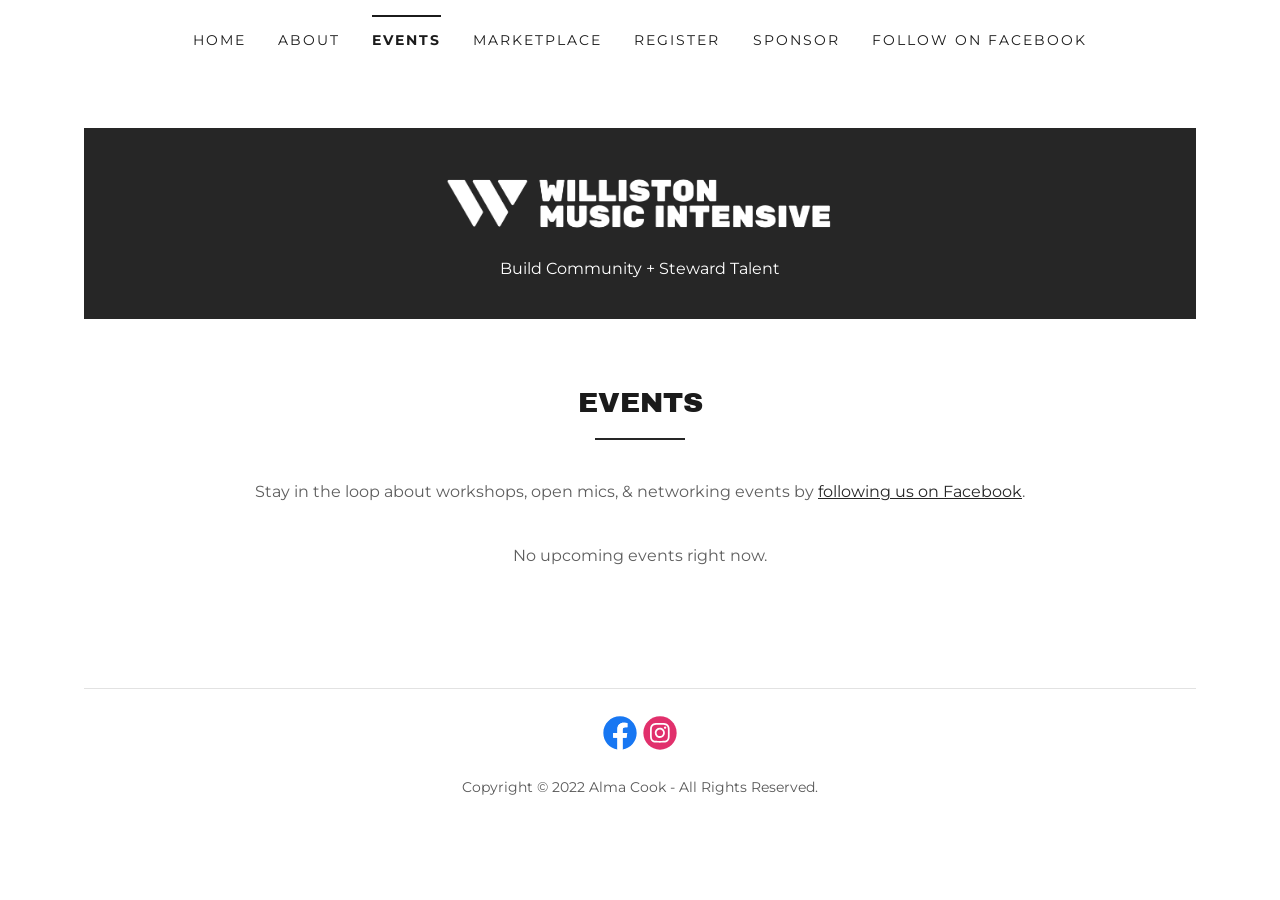
<file: events.html>
<!doctype html>
<html lang="en">
<head>
<meta charset="utf-8">
<meta name="viewport" content="width=device-width, initial-scale=1">
<title>Events</title>
<meta name="description" content="Explore a variety of music events including workshops, open mics, and networking opportunities at Williston Music Intensive.">
<meta property="og:site_name" content="Williston Music Intensive">
<meta property="og:title" content="Events">
<meta property="og:description" content="Explore a variety of music events including workshops, open mics, and networking opportunities at Williston Music Intensive.">
<meta property="og:image" content="https://willistonmusic.com/img/group-2026.jpg">
<link rel="icon" href="/favicon.png">
<link rel="apple-touch-icon" href="/apple-touch-icon.png">
<link rel="preconnect" href="https://fonts.googleapis.com">
<link rel="preconnect" href="https://fonts.gstatic.com" crossorigin>
<link rel="stylesheet" href="https://fonts.googleapis.com/css2?family=Archivo+Black&family=Montserrat:wght@400;700&display=swap">
<link rel="stylesheet" href="/site.css">
</head>
<body>
<header class="wrap">
  <nav class="nav">
    <a href="/">Home</a>
    <a href="/about">About</a>
    <a href="/events" aria-current="page">Events</a>
    <a href="/marketplace">Marketplace</a>
    <a href="https://pci.jotform.com/form/222504342884152" target="_blank" rel="noopener">Register</a>
    <a href="/sponsor">Sponsor</a>
    <a href="https://facebook.com/willistonmusic" target="_blank" rel="noopener">Follow on Facebook</a>
  </nav>
  <div class="bar">
    <label for="menu" aria-label="Open menu"><svg viewBox="0 0 24 24" width="40" height="40" fill="currentColor"><path fill-rule="evenodd" d="M19.248 7.5H4.752A.751.751 0 0 1 4 6.75c0-.414.337-.75.752-.75h14.496a.75.75 0 1 1 0 1.5m0 5.423H4.752a.75.75 0 0 1 0-1.5h14.496a.75.75 0 1 1 0 1.5m0 5.423H4.752a.75.75 0 1 1 0-1.5h14.496a.75.75 0 1 1 0 1.5"/></svg></label>
  </div>
  <input type="checkbox" id="menu" aria-hidden="true" tabindex="-1">
  <nav class="drawer">
    <label for="menu" aria-label="Close menu"><svg viewBox="0 0 24 24" width="40" height="40" fill="none" stroke="currentColor" stroke-width="1.5" stroke-linecap="round"><path d="M5.75 5.75l12.5 12.5m0-12.5l-12.5 12.5"/></svg></label>
    <a href="/">Home</a>
    <a href="/about">About</a>
    <a href="/events" aria-current="page">Events</a>
    <a href="/marketplace">Marketplace</a>
    <a href="https://pci.jotform.com/form/222504342884152" target="_blank" rel="noopener">Register</a>
    <a href="/sponsor">Sponsor</a>
    <a href="https://facebook.com/willistonmusic" target="_blank" rel="noopener">Follow on Facebook</a>
  </nav>
  <div class="band">
    <a href="/"><img class="logo" src="/img/wmi-logo.png" alt="Williston Music Intensive" width="1989" height="369"></a>
    <h1 class="tagline">Build Community + Steward Talent</h1>
  </div>
</header>
<main>
<section>
  <div class="wrap">
    <h2 class="h">Events</h2>
    <p class="center">Stay in the loop about workshops, open mics, &amp; networking events by <a href="https://www.facebook.com/willistonmusic" target="_blank" rel="noopener">following us on Facebook</a>.</p>
    <!-- events -->
    <p class="center events-none">No upcoming events right now.</p>
    <!-- /events -->
  </div>
</section>
</main>
<footer>
  <div class="wrap"><div>
    <a href="https://www.facebook.com/willistonmusic" target="_blank" rel="noopener" aria-label="Facebook"><svg viewBox="0 0 24 24" width="40" height="40"><path d="M22 12c0-5.523-4.477-10-10-10S2 6.477 2 12c0 4.991 3.657 9.128 8.438 9.878v-6.987h-2.54V12h2.54V9.797c0-2.506 1.492-3.89 3.777-3.89 1.093 0 2.238.195 2.238.195v2.46h-1.26c-1.243 0-1.63.771-1.63 1.563V12h2.773l-.443 2.89h-2.33v6.988C18.343 21.128 22 16.991 22 12z" fill="#1877F2"/><path d="M15.893 14.89l.443-2.89h-2.773v-1.875c0-.79.387-1.563 1.63-1.563h1.26v-2.46s-1.144-.196-2.238-.196c-2.284 0-3.777 1.385-3.777 3.89V12h-2.54v2.89h2.54v6.988a10.04 10.04 0 003.124 0v-6.987h2.33z" fill="#fff"/></svg></a>
    <a href="https://www.instagram.com/willistonmusic" target="_blank" rel="noopener" aria-label="Instagram"><svg viewBox="0 0 24 24" width="40" height="40"><path fill="#E1306C" d="M12 2c5.523 0 10 4.476 10 10 0 5.523-4.477 10-10 10-5.522 0-10-4.477-10-10C2 6.478 6.478 2 12 2z"/><path fill="#fff" fill-rule="evenodd" d="M17.762 14.335c.025-.45.038-1.262.038-2.435s-.013-1.985-.038-2.435c-.052-1.066-.37-1.89-.953-2.474-.584-.584-1.408-.901-2.474-.953C13.885 6.013 13.073 6 11.9 6s-1.985.013-2.435.038c-1.066.052-1.89.37-2.474.953-.584.584-.901 1.408-.953 2.474C6.013 9.915 6 10.727 6 11.9s.013 1.985.038 2.435c.052 1.066.37 1.89.953 2.474.584.584 1.408.901 2.474.953.45.025 1.262.038 2.435.038s1.985-.013 2.435-.038c1.066-.052 1.89-.37 2.474-.953.584-.584.901-1.408.953-2.474zM11.9 7.06l-.588-.004a41.691 41.691 0 00-.81 0c-.185.003-.432.01-.742.023a6.09 6.09 0 00-.79.077 3.08 3.08 0 00-.55.142 1.993 1.993 0 00-.676.446c-.195.195-.343.42-.446.676a3.08 3.08 0 00-.142.55 6.09 6.09 0 00-.077.79c-.012.31-.02.557-.023.742-.002.184-.002.454 0 .81l.004.588-.004.588c-.002.356-.002.626 0 .81.003.185.01.432.023.742s.039.573.077.79c.039.219.086.402.142.55a2.001 2.001 0 001.122 1.122c.148.056.332.103.55.142.217.038.48.064.79.077.31.012.557.02.742.023.184.002.454.002.81 0l.588-.004.588.004c.356.002.626.002.81 0 .185-.003.432-.01.742-.023a6.09 6.09 0 00.79-.077c.219-.039.402-.086.55-.142a2.001 2.001 0 001.122-1.122c.056-.148.103-.332.142-.55a6.09 6.09 0 00.077-.79c.012-.31.02-.557.023-.742.002-.184.002-.454 0-.81l-.004-.588.004-.588c.002-.356.002-.626 0-.81-.003-.185-.01-.432-.023-.742a6.09 6.09 0 00-.077-.79 3.083 3.083 0 00-.142-.55 1.993 1.993 0 00-.446-.676 1.992 1.992 0 00-.676-.446 3.08 3.08 0 00-.55-.142 6.09 6.09 0 00-.79-.077 28.51 28.51 0 00-.742-.023 41.691 41.691 0 00-.81 0l-.588.004zm3.65 2.19a.68.68 0 00.207-.5.68.68 0 00-.208-.5.68.68 0 00-.5-.207.68.68 0 00-.499.208.68.68 0 00-.207.5c0 .194.07.36.207.499a.68.68 0 00.5.207.68.68 0 00.5-.207zm-.623 2.65c0 .84-.295 1.554-.884 2.143a2.918 2.918 0 01-2.143.884c-.84 0-1.554-.295-2.143-.884a2.918 2.918 0 01-.884-2.143c0-.84.295-1.554.884-2.143a2.919 2.919 0 012.143-.884c.84 0 1.554.295 2.143.884.59.589.884 1.303.884 2.143zm-1.06 0a1.89 1.89 0 00-.577-1.39 1.895 1.895 0 00-1.39-.577c-.543 0-1.006.192-1.39.576a1.895 1.895 0 00-.577 1.391c0 .543.192 1.006.576 1.39.385.385.848.577 1.391.577s1.006-.192 1.39-.577a1.89 1.89 0 00.577-1.39z"/></svg></a>
    <p>Copyright © 2022 Alma Cook - All Rights Reserved.</p>
  </div></div>
</footer>
</body>
</html>
</file>
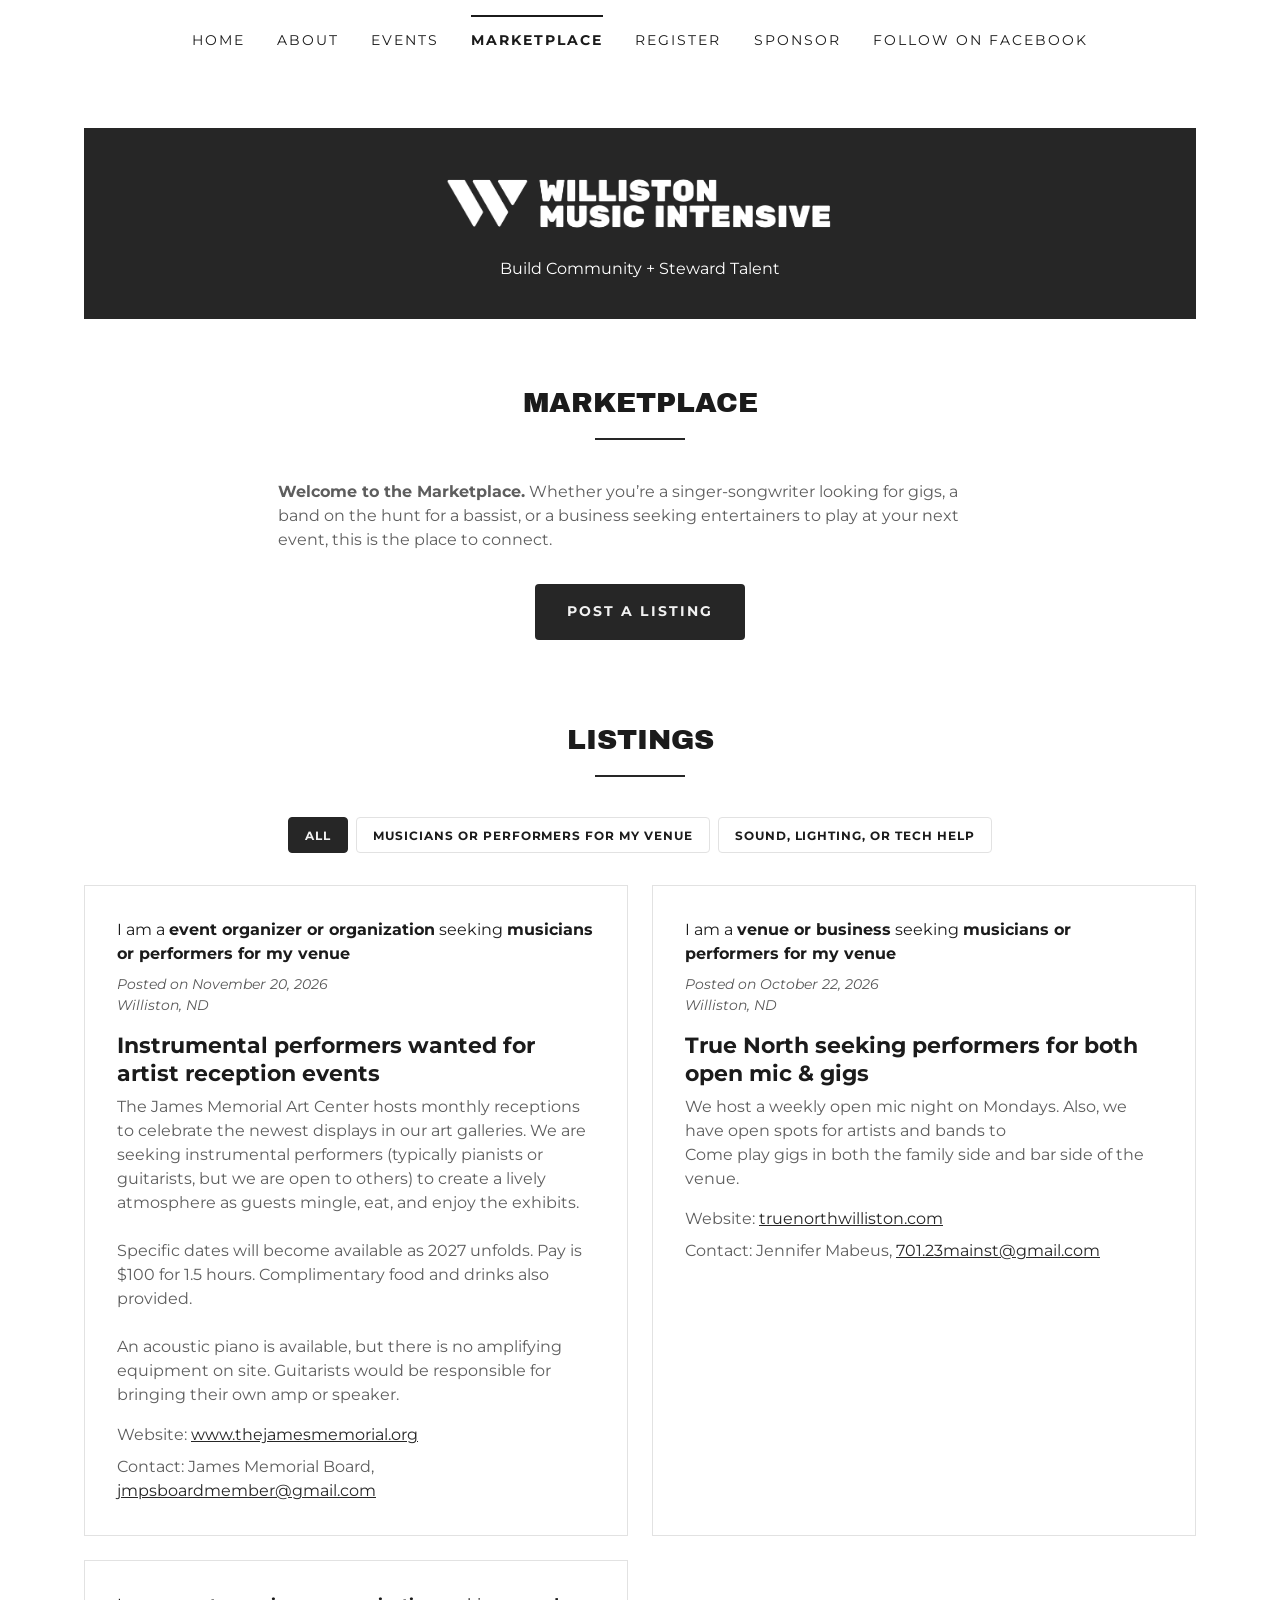
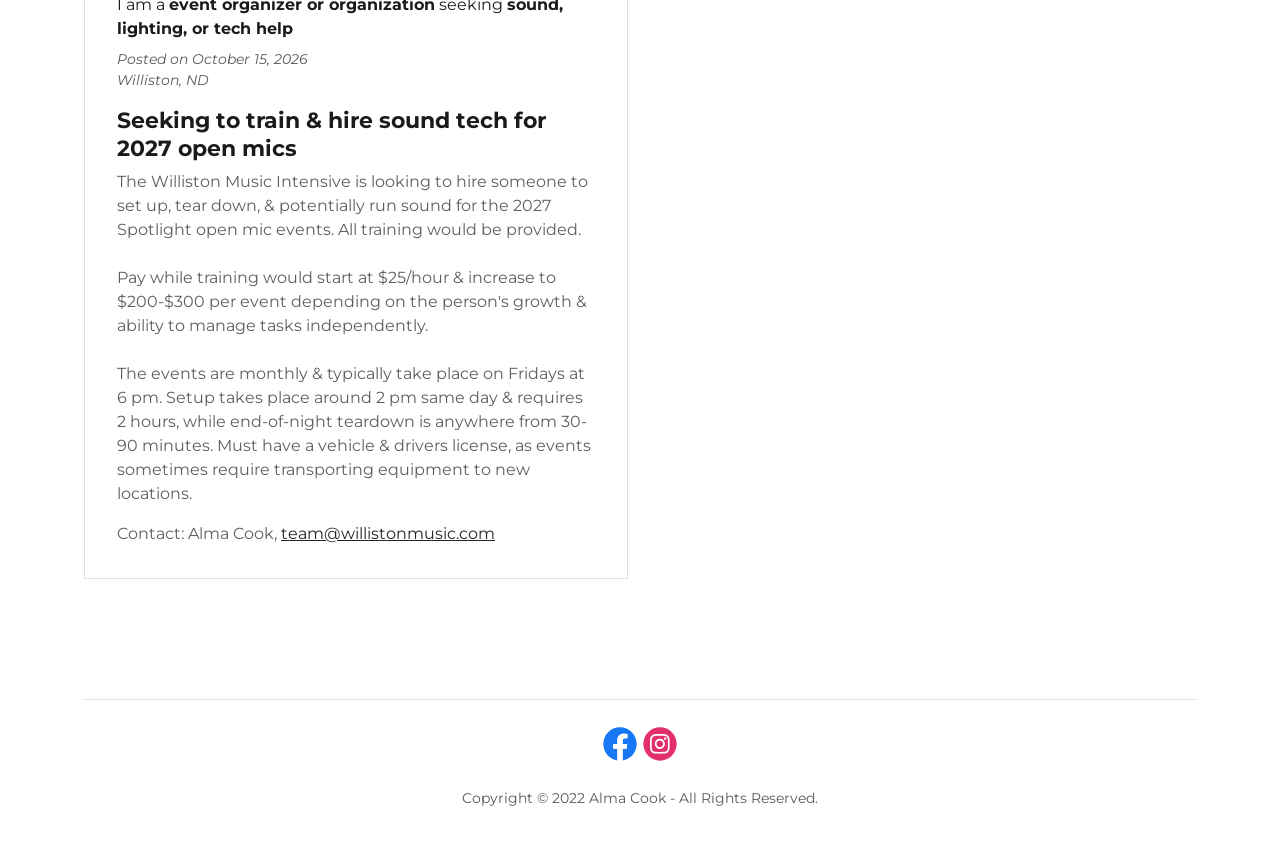
<file: marketplace.html>
<!doctype html>
<html lang="en">
<head>
<meta charset="utf-8">
<meta name="viewport" content="width=device-width, initial-scale=1">
<title>Marketplace</title>
<meta name="description" content="Post a listing or find musicians, gigs, lessons, and more in the Williston area.">
<meta property="og:site_name" content="Williston Music Intensive">
<meta property="og:title" content="Marketplace">
<meta property="og:description" content="Post a listing or find musicians, gigs, lessons, and more in the Williston area.">
<meta property="og:image" content="https://willistonmusic.com/img/group-2026.jpg">
<link rel="icon" href="/favicon.png">
<link rel="apple-touch-icon" href="/apple-touch-icon.png">
<link rel="preconnect" href="https://fonts.googleapis.com">
<link rel="preconnect" href="https://fonts.gstatic.com" crossorigin>
<link rel="stylesheet" href="https://fonts.googleapis.com/css2?family=Archivo+Black&family=Montserrat:wght@400;700&display=swap">
<link rel="stylesheet" href="/site.css">
</head>
<body>
<header class="wrap">
  <nav class="nav">
    <a href="/">Home</a>
    <a href="/about">About</a>
    <a href="/events">Events</a>
    <a href="/marketplace" aria-current="page">Marketplace</a>
    <a href="https://pci.jotform.com/form/222504342884152" target="_blank" rel="noopener">Register</a>
    <a href="/sponsor">Sponsor</a>
    <a href="https://facebook.com/willistonmusic" target="_blank" rel="noopener">Follow on Facebook</a>
  </nav>
  <div class="bar">
    <label for="menu" aria-label="Open menu"><svg viewBox="0 0 24 24" width="40" height="40" fill="currentColor"><path fill-rule="evenodd" d="M19.248 7.5H4.752A.751.751 0 0 1 4 6.75c0-.414.337-.75.752-.75h14.496a.75.75 0 1 1 0 1.5m0 5.423H4.752a.75.75 0 0 1 0-1.5h14.496a.75.75 0 1 1 0 1.5m0 5.423H4.752a.75.75 0 1 1 0-1.5h14.496a.75.75 0 1 1 0 1.5"/></svg></label>
  </div>
  <input type="checkbox" id="menu" aria-hidden="true" tabindex="-1">
  <nav class="drawer">
    <label for="menu" aria-label="Close menu"><svg viewBox="0 0 24 24" width="40" height="40" fill="none" stroke="currentColor" stroke-width="1.5" stroke-linecap="round"><path d="M5.75 5.75l12.5 12.5m0-12.5l-12.5 12.5"/></svg></label>
    <a href="/">Home</a>
    <a href="/about">About</a>
    <a href="/events">Events</a>
    <a href="/marketplace" aria-current="page">Marketplace</a>
    <a href="https://pci.jotform.com/form/222504342884152" target="_blank" rel="noopener">Register</a>
    <a href="/sponsor">Sponsor</a>
    <a href="https://facebook.com/willistonmusic" target="_blank" rel="noopener">Follow on Facebook</a>
  </nav>
  <div class="band">
    <a href="/"><img class="logo" src="/img/wmi-logo.png" alt="Williston Music Intensive" width="1989" height="369"></a>
    <h1 class="tagline">Build Community + Steward Talent</h1>
  </div>
</header>
<main>
<section>
  <div class="wrap">
    <h2 class="h">Marketplace</h2>
    <div class="market-intro">
      <p><strong>Welcome to the Marketplace.</strong> Whether you’re a singer-songwriter looking for gigs, a band on the hunt for a bassist, or a business seeking entertainers to play at your next event, this is the place to connect.</p>
    </div>
    <div class="market-toggle">
      <button class="btn btn-dark" type="button" aria-expanded="false" aria-controls="post">Post a listing</button>
    </div>
    <div class="market-post" id="post" hidden>
      <div class="market-intro">
        <p><strong>Post a listing</strong> to find the people &amp; opportunities you need, &amp; we’ll post it once approved. Listings are free to submit &amp; open to the Williston area (+75 miles). Open-ended listings stay up for 6 months unless you request removal (email <a href="mailto:team@willistonmusic.com">team@willistonmusic.com</a>). Dated listings come down after the event or deadline.</p>
        <p><em>Note: WMI shares these listings as a free community service &amp; does not screen, endorse, or guarantee any listing or the people who post them. Please use your own judgment when connecting with others.</em></p>
      </div>
      <div class="market-form">
        <!-- The form's address is set on first open, so Jotform sizes it at its real width. -->
        <iframe
          id="JotFormIFrame-262766924022156"
          title="Williston Music Intensive Marketplace"
          allowtransparency="true"
          allow="geolocation; microphone; camera; fullscreen; payment"
          data-src="https://form.jotform.com/262766924022156"
          frameborder="0"
          style="min-width:100%;max-width:100%;height:539px;border:none;"
          scrolling="no"
        >
        </iframe>
        <script src="https://cdn.jotfor.ms/s/umd/latest/for-form-embed-handler.js"></script>
      </div>
    </div>
  </div>
</section>
<section>
  <div class="wrap">
    <h2 class="h">Listings</h2>
    <div class="market-filter" hidden></div>
    <div class="market-list" aria-live="polite"><p class="market-none">Loading listings…</p></div>
  </div>
</section>
<script>
// The approved, unexpired listings, columns A–L, written from Alma's sheet by marketplace.py.
const CSV = "/marketplace.csv";

// "Post a listing" opens and closes her text and the form; the form loads on first open.
const toggle = document.querySelector(".market-toggle .btn");
toggle.onclick = () => {
  const post = document.getElementById("post"), open = post.hidden;
  post.hidden = !open;
  toggle.setAttribute("aria-expanded", open);
  const form = post.querySelector("iframe");
  if (open && !form.src) {
    form.src = form.dataset.src;
    window.jotformEmbedHandler("iframe[id='JotFormIFrame-262766924022156']", "https://form.jotform.com/");
  }
};

// "Seeking…" in the form's order, for the filter buttons.
const TYPES = ["Places to perform", "Band members or collaborators", "Musicians or performers for my venue", "Lessons or instruction", "Students", "Sound, lighting, or tech help", "Rehearsal or recording space", "Instruments or gear", "Photographer or videographer", "DJ or emcee", "Instrument repair or rental", "Promotion or publicity help", "Other"];
const MONTHS = ["January", "February", "March", "April", "May", "June", "July", "August", "September", "October", "November", "December"];

function parseCSV(text) {
  const rows = []; let row = [], field = "", q = false;
  for (let i = 0; i < text.length; i++) {
    const c = text[i];
    if (q) {
      if (c === '"' && text[i + 1] === '"') { field += '"'; i++; }
      else if (c === '"') q = false;
      else field += c;
    } else if (c === '"') q = true;
    else if (c === ",") { row.push(field); field = ""; }
    else if (c === "\n" || c === "\r") {
      if (c === "\r" && text[i + 1] === "\n") i++;
      row.push(field); rows.push(row); row = []; field = "";
    } else field += c;
  }
  if (field || row.length) { row.push(field); rows.push(row); }
  return rows;
}

// "2026-10-04 17:57:10" or "10/4/2026 17:57:10" → [year, month, day, seconds into the day]
function parseDate(s) {
  let m = s.match(/^(\d{4})-(\d{1,2})-(\d{1,2})(?:[ T](\d{1,2}):(\d{2})(?::(\d{2}))?)?/), y, mo, d;
  if (m) { y = +m[1]; mo = +m[2]; d = +m[3]; }
  else if ((m = s.match(/^(\d{1,2})\/(\d{1,2})\/(\d{4})(?: (\d{1,2}):(\d{2})(?::(\d{2}))?)?/))) { y = +m[3]; mo = +m[1]; d = +m[2]; }
  else return null;
  if (mo < 1 || mo > 12) return null;
  return [y, mo, d, (+m[4] || 0) * 3600 + (+m[5] || 0) * 60 + (+m[6] || 0)];
}
const longDate = s => { const p = parseDate(s); return p ? `${MONTHS[p[1] - 1]} ${p[2]}, ${p[0]}` : s; };
const sortKey = s => { const p = parseDate(s); return p ? ((p[0] * 100 + p[1]) * 100 + p[2]) * 86400 + p[3] : -1; };
// All lowercase so the sentence flows (Alma's rule).
const flow = s => s.toLowerCase();

function el(tag, cls, ...kids) {
  const e = document.createElement(tag);
  if (cls) e.className = cls;
  for (const k of kids) if (k != null) e.append(k);
  return e;
}
function link(href, text) { const a = el("a", null, text); a.href = href; return a; }

function card(r) {
  const [posted, iam, seeking, title, details, where, date, site, first, last, email, phone] = r;
  const c = el("article", "listing");
  if (iam || seeking) {
    const who = el("p", "who");
    if (iam) who.append("I am a ", el("strong", null, flow(iam)));
    if (seeking) who.append(iam ? " seeking " : "Seeking ", el("strong", null, flow(seeking)));
    c.append(who);
  }
  if (posted) c.append(el("p", "meta", el("em", null, "Posted on " + longDate(posted))));
  if (where) c.append(el("p", "meta", el("em", null, where)));
  if (title || date) {
    const h = el("h3");
    if (title) h.append(el("strong", null, title));
    if (date) h.append(title ? " " : "", el("em", null, `(${longDate(date)})`));
    c.append(h);
  }
  if (details) c.append(el("p", "details", details));
  if (site) {
    const href = /^https?:\/\//i.test(site) ? site : "https://" + site;
    const shown = site.replace(/^https?:\/\//i, "").replace(/\/$/, "");
    c.append(el("p", "line", "Website: ", /\s/.test(site) ? site : link(href, shown)));
  }
  const name = [first, last].filter(Boolean).join(" ");
  const parts = [name || null, email ? link("mailto:" + email, email) : null, phone ? link("tel:" + phone.replace(/[^\d+]/g, ""), phone) : null].filter(Boolean);
  if (parts.length) {
    const p = el("p", "line", "Contact: ");
    parts.forEach((x, i) => p.append(i ? ", " : "", x));
    c.append(p);
  }
  return c;
}

function show(rows) {
  const list = document.querySelector(".market-list");
  const filter = document.querySelector(".market-filter");
  list.replaceChildren();
  if (!rows.length) { list.append(el("p", "market-none", "No active listings right now. Be the first to post!")); return; }
  const cards = rows.map(r => { const c = card(r); c.dataset.type = r[2]; return c; });
  const grid = el("div", "listings", ...cards);
  list.append(grid);
  const present = [...new Set(rows.map(r => r[2]).filter(Boolean))];
  const types = TYPES.filter(t => present.includes(t)).concat(present.filter(t => !TYPES.includes(t)));
  if (types.length < 2) return;
  const buttons = ["All", ...types].map(t => {
    const b = el("button", "btn btn-sm", t);
    b.type = "button";
    b.setAttribute("aria-pressed", t === "All");
    b.onclick = () => {
      buttons.forEach(x => x.setAttribute("aria-pressed", x === b));
      cards.forEach(c => c.hidden = t !== "All" && c.dataset.type !== t);
    };
    return b;
  });
  filter.replaceChildren(...buttons);
  filter.hidden = false;
}

fetch(CSV, { cache: "no-cache" })
  .then(r => { if (!r.ok) throw new Error(r.status); return r.text(); })
  .then(text => {
    const rows = parseCSV(text).slice(1)
      .map(r => Array.from({ length: 12 }, (_, i) => (r[i] || "").trim()))
      .filter(r => r.some(Boolean));
    rows.sort((a, b) => sortKey(b[0]) - sortKey(a[0]));
    show(rows);
  })
  .catch(() => {
    document.querySelector(".market-list").replaceChildren(el("p", "market-none", "Listings can’t be loaded right now."));
  });
</script>
</main>
<footer>
  <div class="wrap"><div>
    <a href="https://www.facebook.com/willistonmusic" target="_blank" rel="noopener" aria-label="Facebook"><svg viewBox="0 0 24 24" width="40" height="40"><path d="M22 12c0-5.523-4.477-10-10-10S2 6.477 2 12c0 4.991 3.657 9.128 8.438 9.878v-6.987h-2.54V12h2.54V9.797c0-2.506 1.492-3.89 3.777-3.89 1.093 0 2.238.195 2.238.195v2.46h-1.26c-1.243 0-1.63.771-1.63 1.563V12h2.773l-.443 2.89h-2.33v6.988C18.343 21.128 22 16.991 22 12z" fill="#1877F2"/><path d="M15.893 14.89l.443-2.89h-2.773v-1.875c0-.79.387-1.563 1.63-1.563h1.26v-2.46s-1.144-.196-2.238-.196c-2.284 0-3.777 1.385-3.777 3.89V12h-2.54v2.89h2.54v6.988a10.04 10.04 0 003.124 0v-6.987h2.33z" fill="#fff"/></svg></a>
    <a href="https://www.instagram.com/willistonmusic" target="_blank" rel="noopener" aria-label="Instagram"><svg viewBox="0 0 24 24" width="40" height="40"><path fill="#E1306C" d="M12 2c5.523 0 10 4.476 10 10 0 5.523-4.477 10-10 10-5.522 0-10-4.477-10-10C2 6.478 6.478 2 12 2z"/><path fill="#fff" fill-rule="evenodd" d="M17.762 14.335c.025-.45.038-1.262.038-2.435s-.013-1.985-.038-2.435c-.052-1.066-.37-1.89-.953-2.474-.584-.584-1.408-.901-2.474-.953C13.885 6.013 13.073 6 11.9 6s-1.985.013-2.435.038c-1.066.052-1.89.37-2.474.953-.584.584-.901 1.408-.953 2.474C6.013 9.915 6 10.727 6 11.9s.013 1.985.038 2.435c.052 1.066.37 1.89.953 2.474.584.584 1.408.901 2.474.953.45.025 1.262.038 2.435.038s1.985-.013 2.435-.038c1.066-.052 1.89-.37 2.474-.953.584-.584.901-1.408.953-2.474zM11.9 7.06l-.588-.004a41.691 41.691 0 00-.81 0c-.185.003-.432.01-.742.023a6.09 6.09 0 00-.79.077 3.08 3.08 0 00-.55.142 1.993 1.993 0 00-.676.446c-.195.195-.343.42-.446.676a3.08 3.08 0 00-.142.55 6.09 6.09 0 00-.077.79c-.012.31-.02.557-.023.742-.002.184-.002.454 0 .81l.004.588-.004.588c-.002.356-.002.626 0 .81.003.185.01.432.023.742s.039.573.077.79c.039.219.086.402.142.55a2.001 2.001 0 001.122 1.122c.148.056.332.103.55.142.217.038.48.064.79.077.31.012.557.02.742.023.184.002.454.002.81 0l.588-.004.588.004c.356.002.626.002.81 0 .185-.003.432-.01.742-.023a6.09 6.09 0 00.79-.077c.219-.039.402-.086.55-.142a2.001 2.001 0 001.122-1.122c.056-.148.103-.332.142-.55a6.09 6.09 0 00.077-.79c.012-.31.02-.557.023-.742.002-.184.002-.454 0-.81l-.004-.588.004-.588c.002-.356.002-.626 0-.81-.003-.185-.01-.432-.023-.742a6.09 6.09 0 00-.077-.79 3.083 3.083 0 00-.142-.55 1.993 1.993 0 00-.446-.676 1.992 1.992 0 00-.676-.446 3.08 3.08 0 00-.55-.142 6.09 6.09 0 00-.79-.077 28.51 28.51 0 00-.742-.023 41.691 41.691 0 00-.81 0l-.588.004zm3.65 2.19a.68.68 0 00.207-.5.68.68 0 00-.208-.5.68.68 0 00-.5-.207.68.68 0 00-.499.208.68.68 0 00-.207.5c0 .194.07.36.207.499a.68.68 0 00.5.207.68.68 0 00.5-.207zm-.623 2.65c0 .84-.295 1.554-.884 2.143a2.918 2.918 0 01-2.143.884c-.84 0-1.554-.295-2.143-.884a2.918 2.918 0 01-.884-2.143c0-.84.295-1.554.884-2.143a2.919 2.919 0 012.143-.884c.84 0 1.554.295 2.143.884.59.589.884 1.303.884 2.143zm-1.06 0a1.89 1.89 0 00-.577-1.39 1.895 1.895 0 00-1.39-.577c-.543 0-1.006.192-1.39.576a1.895 1.895 0 00-.577 1.391c0 .543.192 1.006.576 1.39.385.385.848.577 1.391.577s1.006-.192 1.39-.577a1.89 1.89 0 00.577-1.39z"/></svg></a>
    <p>Copyright © 2022 Alma Cook - All Rights Reserved.</p>
  </div></div>
</footer>
</body>
</html>
</file>
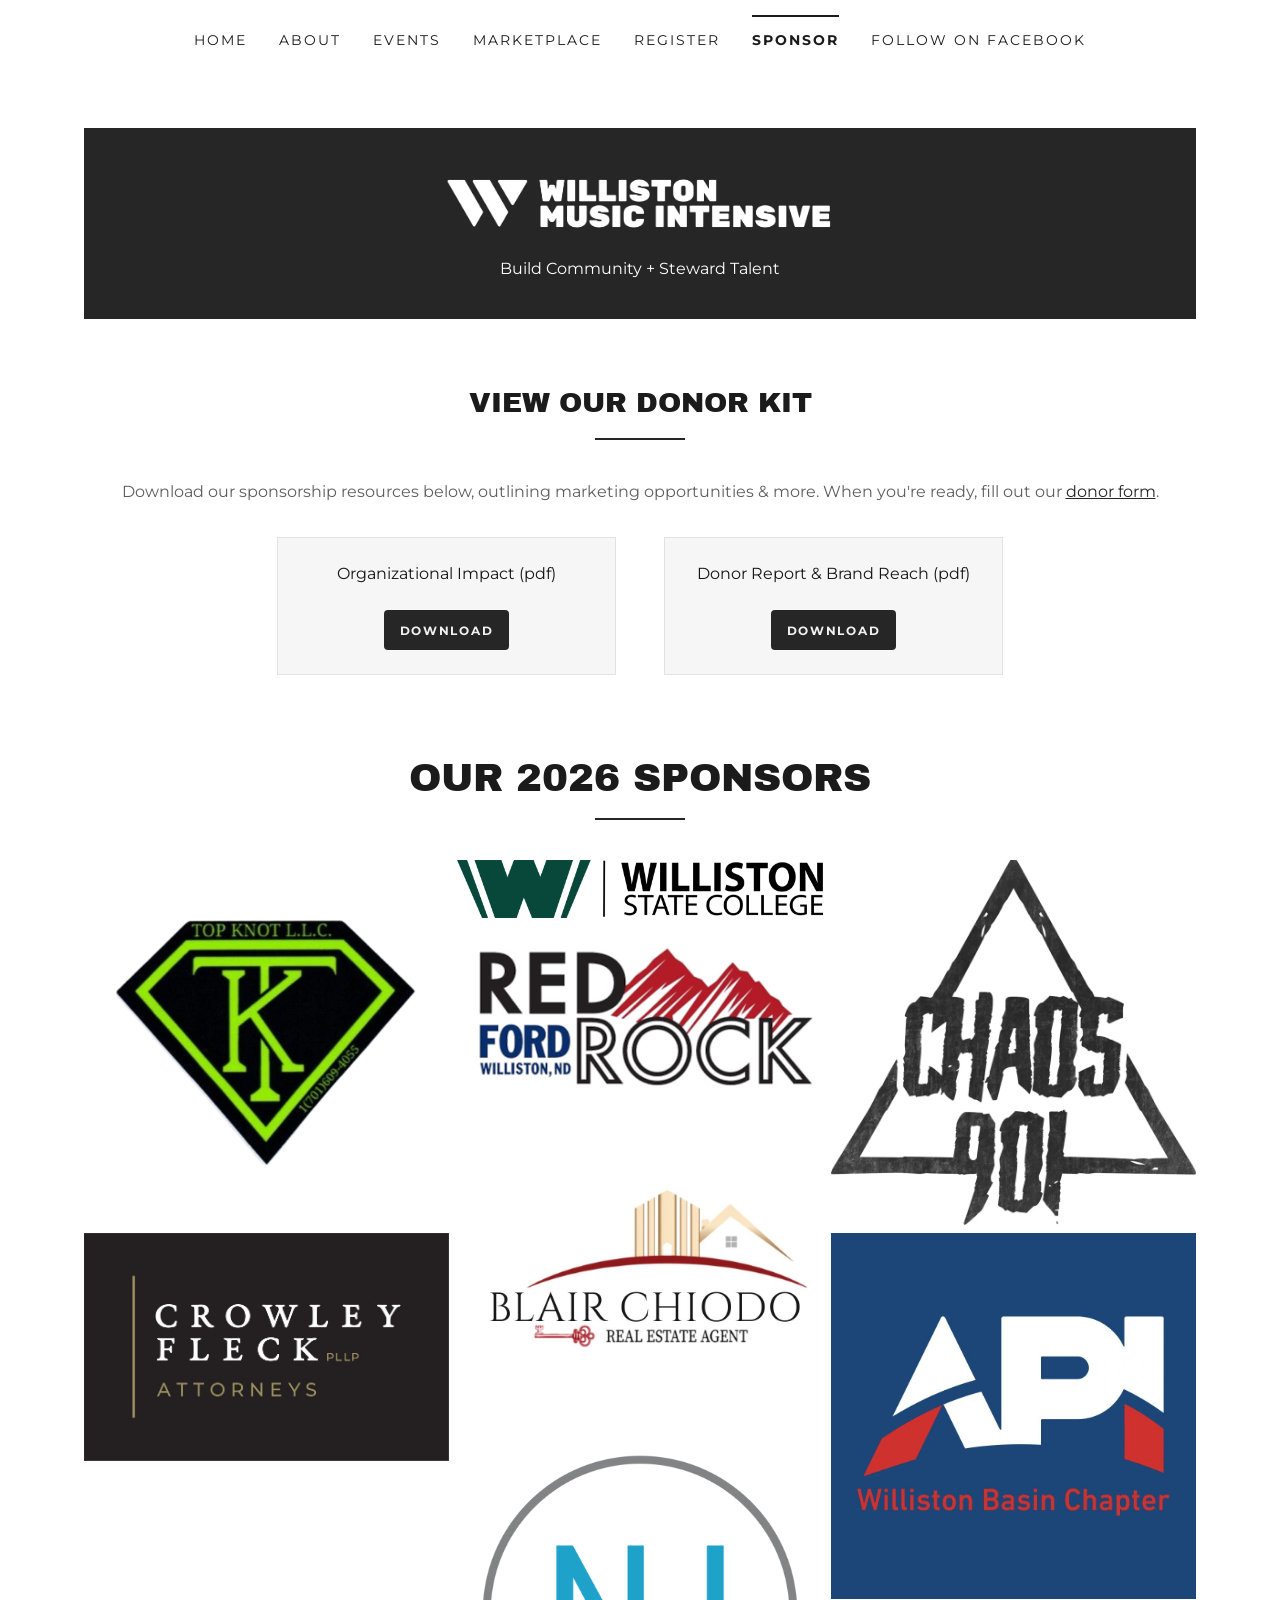
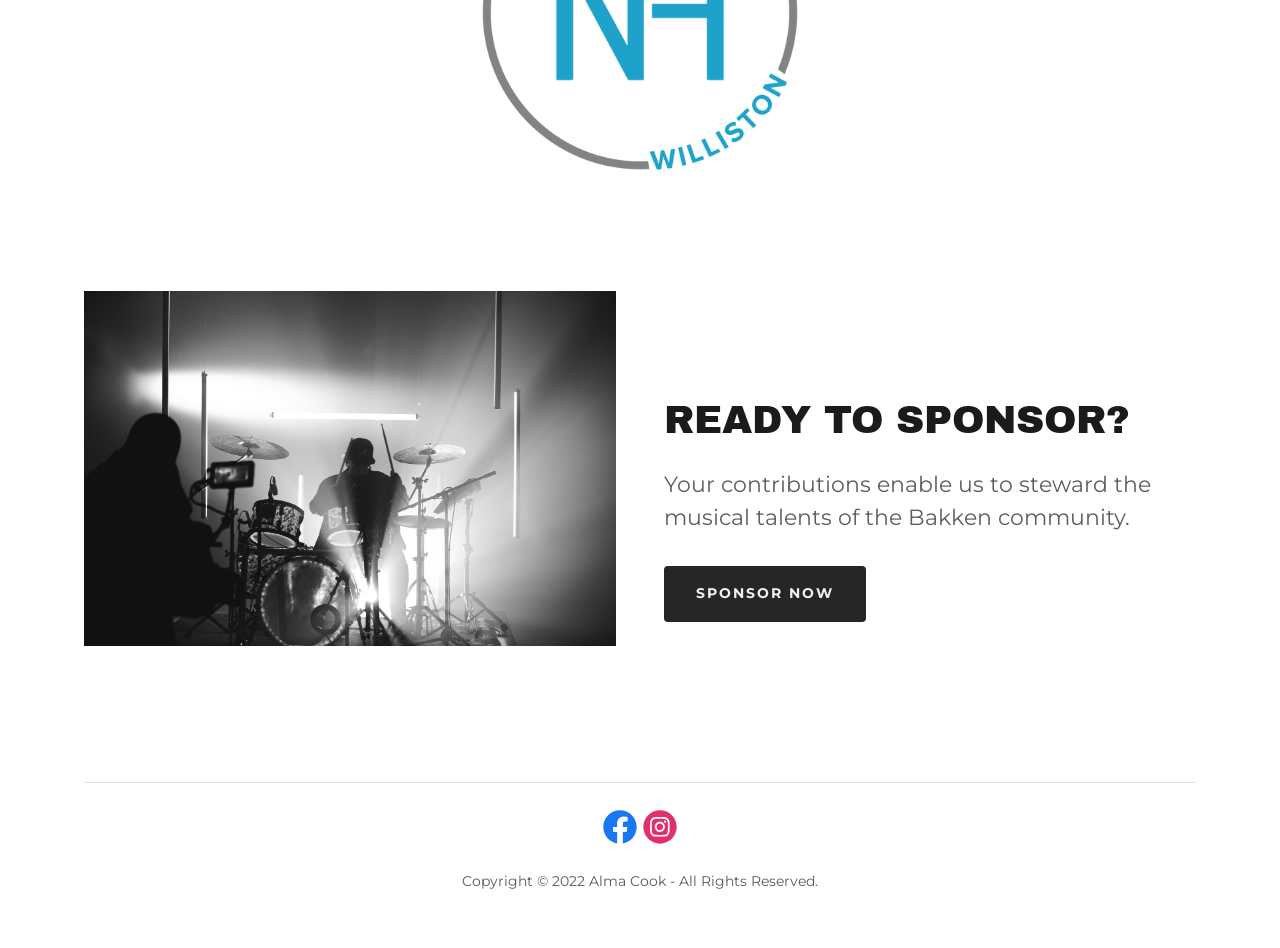
<file: sponsor.html>
<!doctype html>
<html lang="en">
<head>
<meta charset="utf-8">
<meta name="viewport" content="width=device-width, initial-scale=1">
<title>Sponsor</title>
<meta name="description" content="Explore our sponsorship opportunities to support community talent stewardship and access our donor kit for more information.">
<meta property="og:site_name" content="Williston Music Intensive">
<meta property="og:title" content="Sponsor">
<meta property="og:description" content="Explore our sponsorship opportunities to support community talent stewardship and access our donor kit for more information.">
<meta property="og:image" content="https://willistonmusic.com/img/group-2026.jpg">
<link rel="icon" href="/favicon.png">
<link rel="apple-touch-icon" href="/apple-touch-icon.png">
<link rel="preconnect" href="https://fonts.googleapis.com">
<link rel="preconnect" href="https://fonts.gstatic.com" crossorigin>
<link rel="stylesheet" href="https://fonts.googleapis.com/css2?family=Archivo+Black&family=Montserrat:wght@400;700&display=swap">
<link rel="stylesheet" href="/site.css">
</head>
<body>
<header class="wrap">
  <nav class="nav">
    <a href="/">Home</a>
    <a href="/about">About</a>
    <a href="/events">Events</a>
    <a href="/marketplace">Marketplace</a>
    <a href="https://pci.jotform.com/form/222504342884152" target="_blank" rel="noopener">Register</a>
    <a href="/sponsor" aria-current="page">Sponsor</a>
    <a href="https://facebook.com/willistonmusic" target="_blank" rel="noopener">Follow on Facebook</a>
  </nav>
  <div class="bar">
    <label for="menu" aria-label="Open menu"><svg viewBox="0 0 24 24" width="40" height="40" fill="currentColor"><path fill-rule="evenodd" d="M19.248 7.5H4.752A.751.751 0 0 1 4 6.75c0-.414.337-.75.752-.75h14.496a.75.75 0 1 1 0 1.5m0 5.423H4.752a.75.75 0 0 1 0-1.5h14.496a.75.75 0 1 1 0 1.5m0 5.423H4.752a.75.75 0 1 1 0-1.5h14.496a.75.75 0 1 1 0 1.5"/></svg></label>
  </div>
  <input type="checkbox" id="menu" aria-hidden="true" tabindex="-1">
  <nav class="drawer">
    <label for="menu" aria-label="Close menu"><svg viewBox="0 0 24 24" width="40" height="40" fill="none" stroke="currentColor" stroke-width="1.5" stroke-linecap="round"><path d="M5.75 5.75l12.5 12.5m0-12.5l-12.5 12.5"/></svg></label>
    <a href="/">Home</a>
    <a href="/about">About</a>
    <a href="/events">Events</a>
    <a href="/marketplace">Marketplace</a>
    <a href="https://pci.jotform.com/form/222504342884152" target="_blank" rel="noopener">Register</a>
    <a href="/sponsor" aria-current="page">Sponsor</a>
    <a href="https://facebook.com/willistonmusic" target="_blank" rel="noopener">Follow on Facebook</a>
  </nav>
  <div class="band">
    <a href="/"><img class="logo" src="/img/wmi-logo.png" alt="Williston Music Intensive" width="1989" height="369"></a>
    <h1 class="tagline">Build Community + Steward Talent</h1>
  </div>
</header>
<main>
<section>
  <div class="wrap">
    <h2 class="h">View our Donor Kit</h2>
    <p class="center">Download our sponsorship resources below, outlining marketing opportunities &amp; more. When you're ready, fill out our <a href="http://sponsor.willistonmusic.com" target="_blank" rel="noopener">donor form</a>.</p>
    <div class="kit">
      <div>
        <p>Organizational Impact (pdf)</p>
        <a class="btn btn-dark btn-sm" href="/downloads/wmi-sponsorship-booklet.pdf" target="_blank">Download</a>
      </div>
      <div>
        <p>Donor Report &amp; Brand Reach (pdf)</p>
        <a class="btn btn-dark btn-sm" href="/downloads/2024-wmi-donor-report.pdf" target="_blank">Download</a>
      </div>
    </div>
  </div>
</section>
<section>
  <div class="wrap">
    <h2 class="h h-lg">Our 2026 sponsors</h2>
    <div class="sponsors d">
      <div>
        <img src="/img/sponsor-top-knot.png" alt="Top Knot L.L.C." width="500" height="500" loading="lazy">
        <img src="/img/sponsor-crowley-fleck.jpg" alt="Crowley Fleck Attorneys" width="1579" height="986" loading="lazy">
      </div>
      <div>
        <img src="/img/sponsor-williston-state-college.png" alt="Williston State College" width="1200" height="193" loading="lazy">
        <img src="/img/sponsor-red-rock-ford.png" alt="Red Rock Ford, Williston, ND" width="403" height="200" loading="lazy">
        <img src="/img/sponsor-blair-chiodo.jpg" alt="Blair Chiodo, Real Estate Agent" width="940" height="788" loading="lazy">
        <a href="https://www.newhopehere.com/" target="_blank" rel="noopener"><img src="/img/sponsor-new-hope.png" alt="New Hope Williston" width="500" height="500" loading="lazy"></a>
      </div>
      <div>
        <img src="/img/sponsor-chaos-901.jpg" alt="Chaos 901" width="800" height="800" loading="lazy">
        <img src="/img/sponsor-api.jpg" alt="API Williston Basin Chapter" width="960" height="960" loading="lazy">
      </div>
    </div>
    <div class="sponsors p">
      <div>
        <img src="/img/sponsor-top-knot.png" alt="Top Knot L.L.C." width="500" height="500" loading="lazy">
        <img src="/img/sponsor-red-rock-ford.png" alt="Red Rock Ford, Williston, ND" width="403" height="200" loading="lazy">
        <img src="/img/sponsor-crowley-fleck.jpg" alt="Crowley Fleck Attorneys" width="1579" height="986" loading="lazy">
        <a href="https://www.newhopehere.com/" target="_blank" rel="noopener"><img src="/img/sponsor-new-hope.png" alt="New Hope Williston" width="500" height="500" loading="lazy"></a>
      </div>
      <div>
        <img src="/img/sponsor-williston-state-college.png" alt="Williston State College" width="1200" height="193" loading="lazy">
        <img src="/img/sponsor-chaos-901.jpg" alt="Chaos 901" width="800" height="800" loading="lazy">
        <img src="/img/sponsor-blair-chiodo.jpg" alt="Blair Chiodo, Real Estate Agent" width="940" height="788" loading="lazy">
        <img src="/img/sponsor-api.jpg" alt="API Williston Basin Chapter" width="960" height="960" loading="lazy">
      </div>
    </div>
  </div>
</section>
<section class="cta">
  <div class="wrap">
    <img src="/img/drummer.jpg" alt="" width="1600" height="1067" loading="lazy">
    <div>
      <h2>Ready to sponsor?</h2>
      <p>Your contributions enable us to steward the musical talents of the Bakken community.</p>
      <a class="btn btn-dark" href="https://form.jotform.com/222728602504148" target="_blank" rel="noopener">Sponsor Now</a>
    </div>
  </div>
</section>
</main>
<footer>
  <div class="wrap"><div>
    <a href="https://www.facebook.com/willistonmusic" target="_blank" rel="noopener" aria-label="Facebook"><svg viewBox="0 0 24 24" width="40" height="40"><path d="M22 12c0-5.523-4.477-10-10-10S2 6.477 2 12c0 4.991 3.657 9.128 8.438 9.878v-6.987h-2.54V12h2.54V9.797c0-2.506 1.492-3.89 3.777-3.89 1.093 0 2.238.195 2.238.195v2.46h-1.26c-1.243 0-1.63.771-1.63 1.563V12h2.773l-.443 2.89h-2.33v6.988C18.343 21.128 22 16.991 22 12z" fill="#1877F2"/><path d="M15.893 14.89l.443-2.89h-2.773v-1.875c0-.79.387-1.563 1.63-1.563h1.26v-2.46s-1.144-.196-2.238-.196c-2.284 0-3.777 1.385-3.777 3.89V12h-2.54v2.89h2.54v6.988a10.04 10.04 0 003.124 0v-6.987h2.33z" fill="#fff"/></svg></a>
    <a href="https://www.instagram.com/willistonmusic" target="_blank" rel="noopener" aria-label="Instagram"><svg viewBox="0 0 24 24" width="40" height="40"><path fill="#E1306C" d="M12 2c5.523 0 10 4.476 10 10 0 5.523-4.477 10-10 10-5.522 0-10-4.477-10-10C2 6.478 6.478 2 12 2z"/><path fill="#fff" fill-rule="evenodd" d="M17.762 14.335c.025-.45.038-1.262.038-2.435s-.013-1.985-.038-2.435c-.052-1.066-.37-1.89-.953-2.474-.584-.584-1.408-.901-2.474-.953C13.885 6.013 13.073 6 11.9 6s-1.985.013-2.435.038c-1.066.052-1.89.37-2.474.953-.584.584-.901 1.408-.953 2.474C6.013 9.915 6 10.727 6 11.9s.013 1.985.038 2.435c.052 1.066.37 1.89.953 2.474.584.584 1.408.901 2.474.953.45.025 1.262.038 2.435.038s1.985-.013 2.435-.038c1.066-.052 1.89-.37 2.474-.953.584-.584.901-1.408.953-2.474zM11.9 7.06l-.588-.004a41.691 41.691 0 00-.81 0c-.185.003-.432.01-.742.023a6.09 6.09 0 00-.79.077 3.08 3.08 0 00-.55.142 1.993 1.993 0 00-.676.446c-.195.195-.343.42-.446.676a3.08 3.08 0 00-.142.55 6.09 6.09 0 00-.077.79c-.012.31-.02.557-.023.742-.002.184-.002.454 0 .81l.004.588-.004.588c-.002.356-.002.626 0 .81.003.185.01.432.023.742s.039.573.077.79c.039.219.086.402.142.55a2.001 2.001 0 001.122 1.122c.148.056.332.103.55.142.217.038.48.064.79.077.31.012.557.02.742.023.184.002.454.002.81 0l.588-.004.588.004c.356.002.626.002.81 0 .185-.003.432-.01.742-.023a6.09 6.09 0 00.79-.077c.219-.039.402-.086.55-.142a2.001 2.001 0 001.122-1.122c.056-.148.103-.332.142-.55a6.09 6.09 0 00.077-.79c.012-.31.02-.557.023-.742.002-.184.002-.454 0-.81l-.004-.588.004-.588c.002-.356.002-.626 0-.81-.003-.185-.01-.432-.023-.742a6.09 6.09 0 00-.077-.79 3.083 3.083 0 00-.142-.55 1.993 1.993 0 00-.446-.676 1.992 1.992 0 00-.676-.446 3.08 3.08 0 00-.55-.142 6.09 6.09 0 00-.79-.077 28.51 28.51 0 00-.742-.023 41.691 41.691 0 00-.81 0l-.588.004zm3.65 2.19a.68.68 0 00.207-.5.68.68 0 00-.208-.5.68.68 0 00-.5-.207.68.68 0 00-.499.208.68.68 0 00-.207.5c0 .194.07.36.207.499a.68.68 0 00.5.207.68.68 0 00.5-.207zm-.623 2.65c0 .84-.295 1.554-.884 2.143a2.918 2.918 0 01-2.143.884c-.84 0-1.554-.295-2.143-.884a2.918 2.918 0 01-.884-2.143c0-.84.295-1.554.884-2.143a2.919 2.919 0 012.143-.884c.84 0 1.554.295 2.143.884.59.589.884 1.303.884 2.143zm-1.06 0a1.89 1.89 0 00-.577-1.39 1.895 1.895 0 00-1.39-.577c-.543 0-1.006.192-1.39.576a1.895 1.895 0 00-.577 1.391c0 .543.192 1.006.576 1.39.385.385.848.577 1.391.577s1.006-.192 1.39-.577a1.89 1.89 0 00.577-1.39z"/></svg></a>
    <p>Copyright © 2022 Alma Cook - All Rights Reserved.</p>
  </div></div>
</footer>
</body>
</html>
</file>
<file: site.css>
:root {
  --ink: #1b1b1b;
  --dark: #262626;
  --text: #5e5e5e;
  --muted: #595959;
  --line: #e2e2e2;
}

* { box-sizing: border-box; }
html { -webkit-text-size-adjust: 100%; }
html:has(#menu:checked) { overflow: hidden; }
body {
  margin: 0;
  font-family: Montserrat, arial, sans-serif;
  font-size: 16px;
  line-height: 1.5;
  color: var(--text);
  background: #fff;
  -webkit-font-smoothing: antialiased;
}
img { display: block; max-width: 100%; height: auto; }
a { color: var(--dark); }
a:hover { color: #000; }
h1, h2, h3, h4, p { margin: 0; }
p { text-wrap: pretty; }
strong { font-weight: 700; }

.wrap { margin: 0 auto; padding: 0 24px; }
@media (min-width: 1024px) { .wrap { max-width: 984px; } }
@media (min-width: 1280px) { .wrap { max-width: 1160px; } }
@media (min-width: 1536px) { .wrap { max-width: 1280px; } }

/* Header: links across the top on wide screens, a menu button below 1024px */
.nav { display: none; }
.bar { height: 88px; padding-top: 28px; }
.bar label, .drawer label { display: block; width: 40px; height: 40px; cursor: pointer; }
.bar label { color: var(--ink); }
#menu { position: absolute; opacity: 0; pointer-events: none; }
.drawer {
  position: fixed; inset: 0; z-index: 10;
  background: #161616; padding: 15px 24px 24px; overflow-y: auto;
  transform: translateX(-100%); visibility: hidden;
  transition: transform .3s ease, visibility .3s;
}
#menu:checked ~ .drawer { transform: none; visibility: visible; }
.drawer label { margin: 0 -9px 33px auto; color: #f7f7f7; }
.drawer a {
  display: block; padding: 16px 24px;
  font-size: 22px; line-height: 1.25; color: #f7f7f7; text-decoration: none;
  border-bottom: 1px solid rgba(76, 76, 76, .5);
}
.drawer a[aria-current] { font-weight: 700; }
@media (min-width: 1024px) {
  .bar, .drawer { display: none; }
  .nav { display: flex; justify-content: center; gap: 32px; height: 128px; padding-top: 15px; }
  .nav a {
    align-self: flex-start; padding-top: 11px; border-top: 2px solid transparent;
    font-size: 14px; line-height: 24px; letter-spacing: .143em; text-transform: uppercase;
    color: var(--ink); text-decoration: none;
  }
  .nav a:hover { color: #000; border-top-color: var(--line); }
  .nav a[aria-current] { font-weight: 700; border-top-color: var(--ink); }
}

/* The dark band with the logo */
.band { background: var(--dark); padding: 40px 24px; text-align: center; margin-bottom: 24px; }
.band > a:first-child { display: block; }
.band .logo { height: 75px; width: auto; max-width: min(100%, 224px); object-fit: contain; margin: 0 auto; }
.tagline { font-size: 16px; font-weight: 400; line-height: 1.25; color: #fff; margin-top: 20px; }
@media (min-width: 768px) {
  .band .logo { max-width: 100%; }
  .tagline { margin-top: 16px; }
}

/* Home: band beside the group photo */
.hero { margin-bottom: 24px; }
.hero .band { margin: 0; padding: 40px 8px; display: flex; flex-direction: column; justify-content: center; align-items: center; }
.hero .btn { margin-top: 16px; max-width: 100%; }
.hero-photo { aspect-ratio: 3 / 2; overflow: hidden; }
.hero-photo img { width: 112%; max-width: none; margin-left: -6%; }
@media (min-width: 768px) {
  .hero { display: grid; grid-template-columns: 40% 60%; margin-bottom: 32px; }
  .hero .band { padding: 40px; }
  .hero .band .logo { width: 100%; height: auto; max-height: 75px; }
}

.btn {
  display: inline-flex; align-items: center; justify-content: center;
  min-height: 56px; padding: 8px 32px; border-radius: 4px;
  font-size: 14px; font-weight: 700; line-height: 1.25; letter-spacing: .143em;
  text-transform: uppercase; text-decoration: none; text-align: center;
}
.btn-light { background: #fff; color: #303030; }
.btn-light:hover { background: #e6e6e6; color: #303030; }
.btn-dark { background: var(--dark); color: #f1f1f1; }
.btn-dark:hover { background: #000; color: #f1f1f1; }
.btn-sm { min-height: 40px; padding: 4px 16px; font-size: 12px; }

section { padding: 40px 0; }

/* Section heading with the short rule under it */
.h {
  font-family: "Archivo Black", arial, sans-serif; font-weight: 400;
  font-size: 25px; line-height: 1.4; text-transform: uppercase;
  color: var(--ink); text-align: center; margin-bottom: 24px;
}
.h::after { content: ""; display: block; width: 90px; border-bottom: 2px solid var(--dark); margin: 16px auto 0; }
.h-lg { font-size: 28px; line-height: 1.2; }
@media (min-width: 768px) {
  .h { font-size: 28px; margin-bottom: 40px; }
  .h-lg { font-size: 39px; }
}

.center { text-align: center; }
.lede { text-align: center; max-width: 725px; margin: 0 auto; }

/* Home: What / Who / Why */
.cards .card { padding: 72px 52px; border-bottom: 1px solid var(--line); }
.cards .card:last-child { border-bottom: 0; }
.cards h3 {
  font-family: "Archivo Black", arial, sans-serif; font-weight: 400;
  font-size: 25px; line-height: 1.25; text-transform: uppercase; color: var(--ink); margin-bottom: 24px;
}
.cards p { font-size: 22px; line-height: 1.25; }
@media (min-width: 768px) {
  .cards { display: grid; grid-template-columns: repeat(3, 1fr); }
  .cards .card { padding: 72px 40px; border-bottom: 0; border-right: 1px solid var(--line); }
  .cards .card:last-child { border-right: 0; }
  .cards h3 { font-size: 28px; }
}

/* Sponsor logos: two columns on phones, three above */
.sponsors, .sponsors > div { display: flex; gap: 8px; }
.sponsors > div { flex: 1 1 0; flex-direction: column; min-width: 0; }
.sponsors img { width: 100%; }
.sponsors.d { display: none; }
@media (min-width: 768px) {
  .sponsors.d { display: flex; }
  .sponsors.p { display: none; }
}

/* Photo beside a headline and button */
.cta { padding: 56px 0; }
.cta img { width: 100%; aspect-ratio: 3 / 2; object-fit: cover; }
.cta h2 {
  font-family: "Archivo Black", arial, sans-serif; font-weight: 400;
  font-size: 28px; line-height: 1.2; text-transform: uppercase; color: var(--ink);
  margin: 24px 0;
}
.cta p { font-size: 22px; line-height: 1.5; margin-bottom: 32px; }
.cta .btn { width: 100%; }
@media (min-width: 768px) {
  .cta .wrap { display: grid; grid-template-columns: 1fr 1fr; gap: 48px; align-items: end; }
  .cta .wrap > div { padding-bottom: 24px; }
  .cta h2 { font-size: 39px; margin-top: 0; }
  .cta .btn { width: auto; }
}

.contact .lede { margin: 40px auto 24px; }

/* About */
.two { display: grid; gap: 48px; }
.two img, .three img { width: 100%; aspect-ratio: 2 / 1; object-fit: cover; }
.two p, .three p { margin-top: 24px; }
.three { display: grid; gap: 24px; }
.three h4, .video h4 { font-size: 22px; font-weight: 400; line-height: 1.25; color: var(--ink); }
.three h4 { margin-top: 24px; }
.three h4:first-child { margin-top: 0; }
.three a { display: block; }
.three p a { display: inline; }
.video { display: grid; gap: 24px; margin-bottom: 48px; }
.video:last-child { margin-bottom: 0; }
.video iframe { display: block; width: 100%; aspect-ratio: 16 / 9; border: 0; }
.video p { margin-top: 24px; }
@media (min-width: 768px) {
  .two { grid-template-columns: 1fr 1fr; }
  .three { grid-template-columns: repeat(3, 1fr); grid-template-rows: repeat(3, auto); grid-auto-flow: column; column-gap: 48px; row-gap: 24px; }
  .three h4, .three p { margin-top: 0; }
  .video { grid-template-columns: 1fr 1fr; gap: 48px; align-items: center; }
  .video.flip > div { order: -1; }
}

/* Events: the upcoming list, written from Alma's calendar by events.py */
.events { list-style: none; max-width: 725px; margin: 40px auto 0; padding: 0; }
.events li { display: grid; grid-template-columns: 56px 1fr; gap: 24px; padding: 32px 0; border-top: 1px solid var(--line); }
.events time {
  font-family: "Archivo Black", arial, sans-serif; font-size: 32px; line-height: 1;
  color: var(--ink); text-align: center;
}
.events time span {
  display: block; margin: 4px -.143em 8px 0;
  font-family: Montserrat, arial, sans-serif; font-size: 14px; font-weight: 700;
  letter-spacing: .143em; text-transform: uppercase;
}
.events h3 { font-size: 22px; font-weight: 400; line-height: 1.25; color: var(--ink); }
.events .when {
  margin-top: 8px; font-size: 14px; font-weight: 700; line-height: 24px;
  letter-spacing: .143em; text-transform: uppercase; color: var(--ink);
}
.events .about { margin-top: 16px; }
.events-none { margin-top: 40px; }
@media (min-width: 768px) {
  .events li { grid-template-columns: 72px 1fr; gap: 32px; }
  .events time { font-size: 39px; }
}

/* Sponsor: the two downloads */
.kit { display: flex; flex-wrap: wrap; justify-content: center; gap: 24px 48px; margin-top: 33px; }
.kit div {
  flex: 0 1 339px; padding: 24px; text-align: center;
  background: #f6f6f6; border: 1px solid var(--line);
}
.kit p { color: #151515; margin-bottom: 24px; }

/* 2026: songs and links */
.welcome h4 {
  font-family: "Archivo Black", arial, sans-serif; font-weight: 400;
  font-size: 25px; line-height: 1.25; text-transform: uppercase; color: var(--ink);
  text-align: center; margin-bottom: 24px;
}
.welcome p { font-size: 22px; line-height: 1.5; text-align: center; max-width: 725px; margin: 0 auto; }
.welcome p + p { margin-top: 33px; }
.band-set { border-top: 1px solid var(--line); margin-top: 64px; padding-top: 48px; }
.band-set:first-of-type { border-top: 0; margin-top: 0; padding-top: 0; }
.band-set h3 {
  font-family: "Archivo Black", arial, sans-serif; font-weight: 400;
  font-size: 25px; line-height: 1.25; text-transform: uppercase; color: var(--ink); margin-bottom: 4px;
}
.band-set .names { font-size: 14px; color: var(--muted); max-width: 919px; margin-bottom: 24px; }
.songs { display: grid; gap: 24px 48px; }
.songs h4 { font-size: 22px; font-weight: 400; line-height: 1.25; color: var(--ink); max-width: 330px; }
.songs ul { margin: 24px 0 0; padding-left: 47px; }
.songs ul ul { margin: 0; padding-left: 40px; list-style: circle; }
@media (min-width: 768px) {
  .welcome h4, .band-set h3 { font-size: 28px; }
  .songs { grid-template-columns: 1fr 1fr; }
}

footer { padding: 80px 0 56px; text-align: center; }
footer .wrap > div { border-top: 1px solid var(--line); padding-top: 24px; display: flex; flex-wrap: wrap; justify-content: center; }
footer a { width: 40px; height: 40px; }
footer p { flex-basis: 100%; }
footer p { font-size: 14px; color: var(--muted); margin-top: 24px; }

/* Marketplace: Alma's form, then the approved listings read from her sheet */
.market-intro { max-width: 725px; margin: 0 auto; }
.market-intro p + p { margin-top: 16px; }
.market-toggle { margin-top: 32px; text-align: center; }
.market-toggle .btn { border: 0; cursor: pointer; font-family: inherit; }
.market-post { margin-top: 32px; }
.market-post[hidden] { display: none; }
.market-form { max-width: 725px; margin: 32px auto 0; }
.market-filter { display: flex; flex-wrap: wrap; justify-content: center; gap: 8px; margin-bottom: 32px; }
.market-filter[hidden] { display: none; }
.market-filter .btn { min-height: 36px; letter-spacing: .08em; background: #fff; color: var(--ink); border: 1px solid var(--line); cursor: pointer; font-family: inherit; }
.market-filter .btn:hover { border-color: var(--ink); }
.market-filter .btn[aria-pressed="true"] { background: var(--dark); color: #f1f1f1; border-color: var(--dark); }
.market-none { text-align: center; }
.listings { display: grid; gap: 24px; }
.listing { min-width: 0; padding: 24px; border: 1px solid var(--line); overflow-wrap: anywhere; }
.listing[hidden] { display: none; }
.listing .who { color: var(--ink); margin-bottom: 8px; }
.listing .meta { font-size: 14px; color: var(--muted); }
.listing h3 { margin-top: 16px; font-size: 22px; font-weight: 400; line-height: 1.25; color: var(--ink); }
.listing h3 em { font-size: 16px; color: var(--text); }
.listing .details { margin-top: 8px; white-space: pre-line; }
.listing .line { margin-top: 8px; }
.listing .details + .line { margin-top: 16px; }
@media (min-width: 768px) {
  .listings { grid-template-columns: 1fr 1fr; }
  .listing { padding: 32px; }
}
</file>
